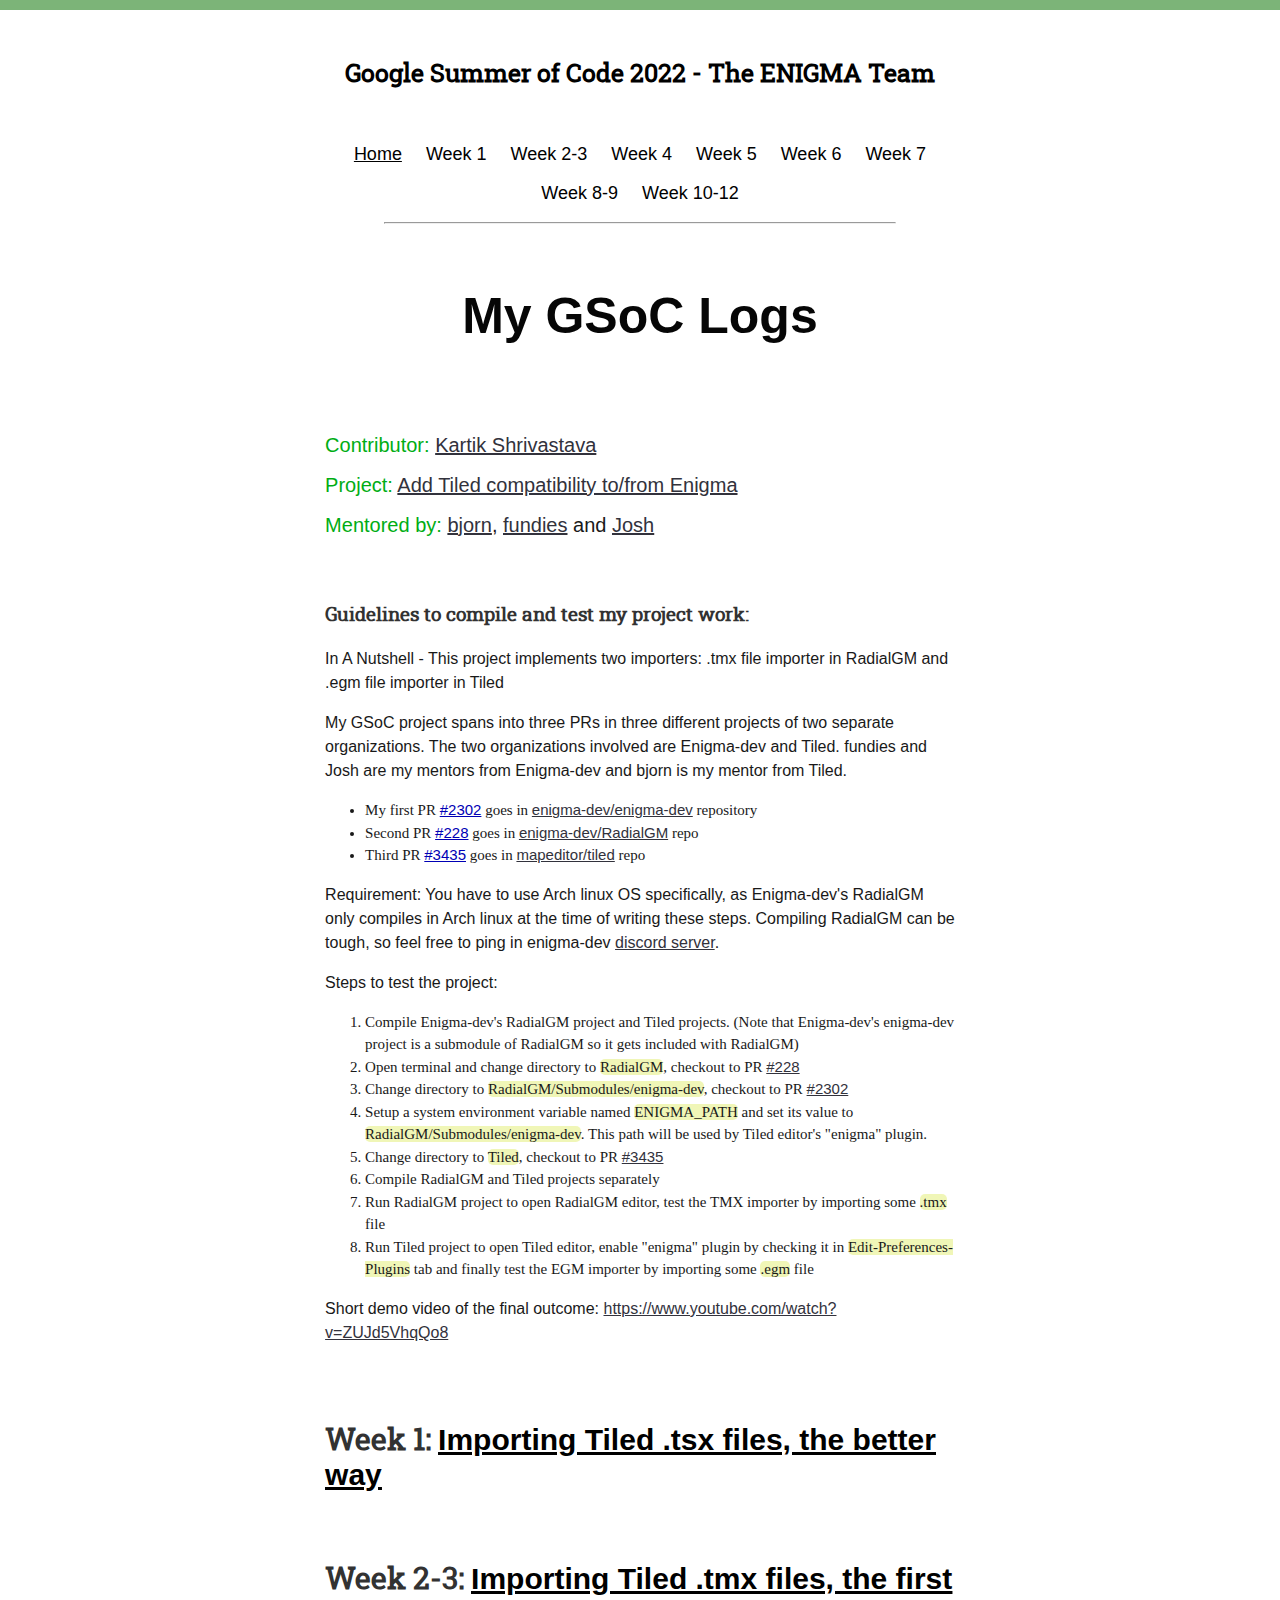
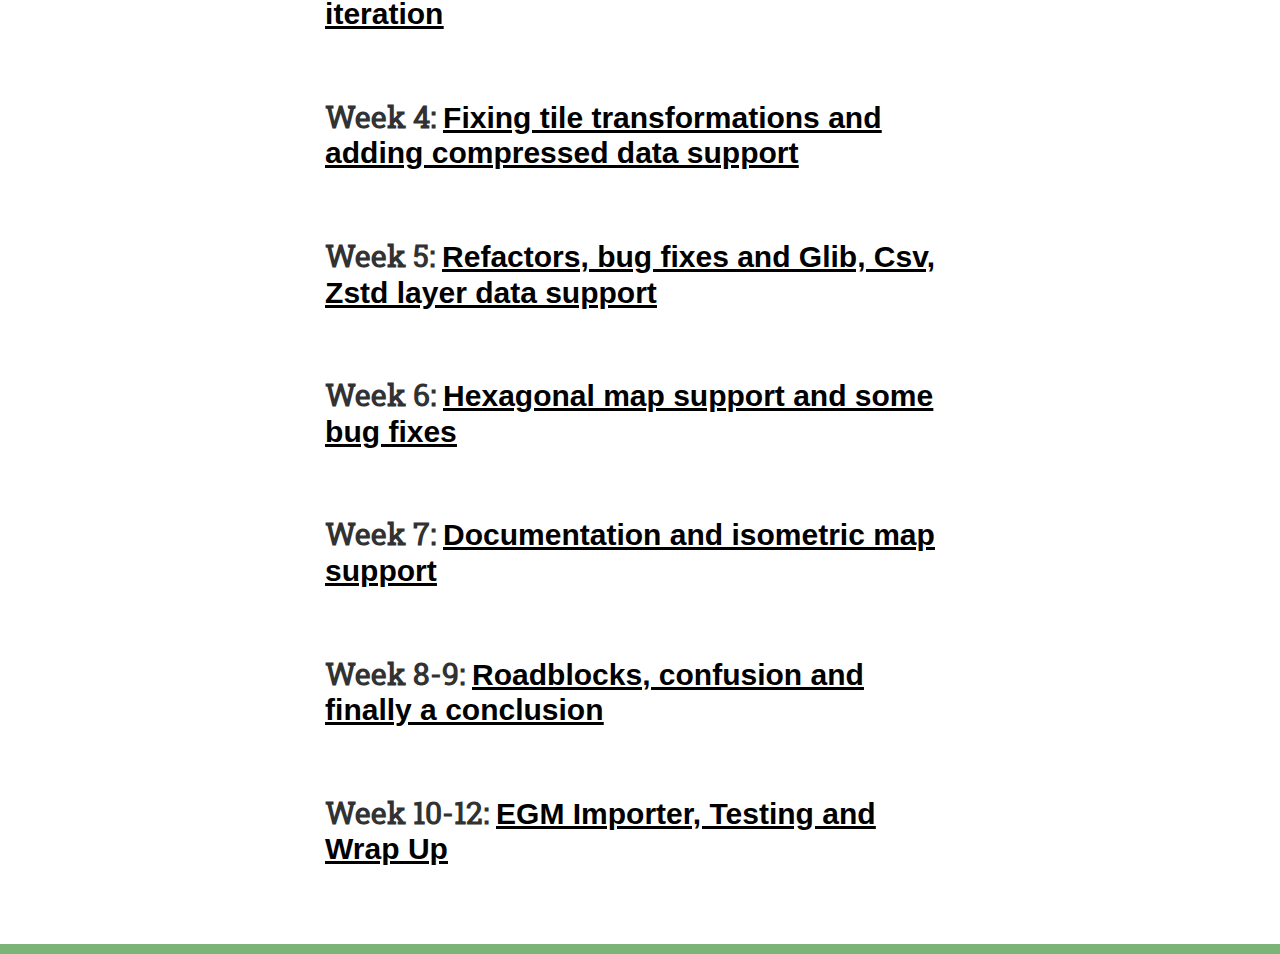
<file: index.html>
<!DOCTYPE html>
<html lang="en">

<head>
    <meta charset="UTF-8">
    <meta http-equiv="X-UA-Compatible" content="IE=edge">
    <meta name="viewport" content="width=device-width, initial-scale=1.0">
    <!-- <link rel="icon" type="image/x-icon" href="favicon.ico"> -->
    <meta name="robots" content="index, follow, max-image-preview:large, max-snippet:-1, max-video-preview:-1" />
    <title>GSOC 2022 - Kartik Shrivastava</title>
    <link rel="stylesheet" href="gridsystem.css">
    <link rel="stylesheet" href="normalizereset.css">
    <link rel="stylesheet" href="indexstyle.css">
</head>

<body>
    <div style="background-color: rgb(124, 180, 120); padding-top: 10px;"></div>
    <div>
        <header>
            <div style="padding-top: 5%;">Google Summer of Code 2022 - The ENIGMA Team</div>
        </header>

        <nav>
            <a href="#" style="color: rgb(0, 0, 0);"><u>Home</u></a>
            <a href="week1.html" style="color: rgb(0, 0, 0);">Week 1</a>
            <a href="week2-week3.html" style="color: rgb(0, 0, 0);">Week 2-3</a>
            <a href="week4.html" style="color: rgb(0, 0, 0);">Week 4</a>
            <a href="week5.html" style="color: rgb(0, 0, 0);">Week 5</a>
            <a href="week6.html" style="color: rgb(0, 0, 0);">Week 6</a>
            <a href="week7.html" style="color: rgb(0, 0, 0);">Week 7</a>
            <br>
            <br>
            <a href="week8-week9.html" style="color: rgb(0, 0, 0);">Week 8-9</a>
            <a href="week10-week12.html" style="color: rgb(0, 0, 0);">Week 10-12</a>
        </nav>

        <hr class="solid">

        <main>
            <div class="section group">
                <div class="col span_2_of_12">
                </div>
                <div class="col span_8_of_12">
                    <h1 style="color: rgb(6, 6, 6); font-size: 50px;">My GSoC Logs</h1>
                </div>
                <div class="col span_2_of_12">
                </div>
            </div>
        </main>
    </div>
    <div class="section group">
        <div class="col span_3_of_12">
        </div>
        <div class="col span_6_of_12">
            <p style="font-size: 20px; line-height: 200%; ">
                <span class="color_text">Contributor: </span><a href="https://github.com/KartikShrivastava">Kartik Shrivastava</a>
                <br>
                <span class="color_text">Project: </span><a href="https://summerofcode.withgoogle.com/programs/2022/projects/TowRJHuL">Add Tiled compatibility to/from Enigma</a>
                <br>
                <span class="color_text">Mentored by: </span><a href="https://github.com/bjorn">bjorn</a>, <a href="https://github.com/fundies">fundies</a> and <a href="https://github.com/JoshDreamland">Josh</a>
            </p>
            <br>
            <br>
            <h3 style="margin: 0; padding: 0;">Guidelines to compile and test my project work:</h3>
            <p>In A Nutshell - This project implements two importers: .tmx file importer in RadialGM and .egm file importer in Tiled</p>
            <p>My GSoC project spans into three PRs in three different projects of two separate organizations. The two organizations involved are Enigma-dev and Tiled. fundies and Josh are my mentors from Enigma-dev and bjorn is my mentor from Tiled.</p>
            <ul style="margin-top: 10px; font-size: 15px; font-family: 'Trebuchet MS'; line-height: 150%; color: rgb(25, 25, 25);">
                <li>My first PR <a href="https://github.com/enigma-dev/enigma-dev/pull/2302" style="color: rgb(0, 0, 181);">#2302</a> goes in <a href="https://github.com/enigma-dev/enigma-dev">enigma-dev/enigma-dev</a> repository</li>
                <li>Second PR <a href="https://github.com/enigma-dev/RadialGM/pull/228" style="color: rgb(0, 0, 181);">#228</a> goes in <a href="https://github.com/enigma-dev/RadialGM">enigma-dev/RadialGM</a> repo</li>
                <li>Third PR <a href="https://github.com/mapeditor/tiled/pull/3435" style="color: rgb(0, 0, 181);">#3435</a> goes in <a href="https://github.com/mapeditor/tiled">mapeditor/tiled</a> repo</li>
            </ul>
            <p>Requirement: You have to use Arch linux OS specifically, as Enigma-dev's RadialGM only compiles in Arch linux at the time of writing these steps. Compiling RadialGM can be tough, so feel free to ping in enigma-dev <a href="https://discord.gg/fzDeNd2b">discord server</a>.</p>
            <p>Steps to test the project:</p>
            <ol style="margin-top: 10px; font-size: 15px; font-family: 'Trebuchet MS'; line-height: 150%; color: rgb(25, 25, 25);">
                <li>Compile Enigma-dev's RadialGM project and Tiled projects. (Note that Enigma-dev's enigma-dev project is a submodule of RadialGM so it gets included with RadialGM)</li>
                <li>Open terminal and change directory to <span class="highlight_text">RadialGM</span>, checkout to PR <a href="https://github.com/enigma-dev/RadialGM/pull/228">#228</a></li>
                <li>Change directory to <span class="highlight_text">RadialGM/Submodules/enigma-dev</span>, checkout to PR <a href="https://github.com/enigma-dev/enigma-dev/pull/2302">#2302</a></li>
                <li>Setup a system environment variable named <span class="highlight_text">ENIGMA_PATH</span> and set its value to <span class="highlight_text">RadialGM/Submodules/enigma-dev</span>. This path will be used by Tiled editor's "enigma" plugin.</li>
                <li>Change directory to <span class="highlight_text">Tiled</span>, checkout to PR <a href="https://github.com/mapeditor/tiled/pull/3435">#3435</a></li>
                <li>Compile RadialGM and Tiled projects separately</li>
                <li>Run RadialGM project to open RadialGM editor, test the TMX importer by importing some <span class="highlight_text">.tmx</span> file</li>
                <li>Run Tiled project to open Tiled editor, enable "enigma" plugin by checking it in <span class="highlight_text">Edit-Preferences-Plugins</span> tab and finally test the EGM importer by importing some <span class="highlight_text">.egm</span> file</li>
            </ol>
            <p>Short demo video of the final outcome: <a href="https://www.youtube.com/watch?v=ZUJd5VhqQo8">https://www.youtube.com/watch?v=ZUJd5VhqQo8</a></p>
            
            <br>
            <br>
            <h2>Week 1: <a href="week1.html" style="color: rgb(0, 0, 0);"><u>Importing Tiled .tsx files, the better way</u></a></h2>
            <br>
            <h2>Week 2-3: <a href="week2-week3.html" style="color: rgb(0, 0, 0);"><u>Importing Tiled .tmx files, the first iteration</u></a></h2>
            <br>
            <h2>Week 4: <a href="week4.html" style="color: rgb(0, 0, 0);"><u>Fixing tile transformations and adding compressed data support</u></a></h2>
            <br>
            <h2>Week 5: <a href="week5.html" style="color: rgb(0, 0, 0);"><u>Refactors, bug fixes and Glib, Csv, Zstd layer data support</u></a></h2>
            <br>
            <h2>Week 6: <a href="week6.html" style="color: rgb(0, 0, 0);"><u>Hexagonal map support and some bug fixes</u></a></h2>
            <br>
            <h2>Week 7: <a href="week7.html" style="color: rgb(0, 0, 0);"><u>Documentation and isometric map support</u></a></h2>
            <br>
            <h2>Week 8-9: <a href="week8-week9.html" style="color: rgb(0, 0, 0);"><u>Roadblocks, confusion and finally a conclusion</u></a></h2>
            <br>
            <h2>Week 10-12: <a href="week10-week12.html" style="color: rgb(0, 0, 0);"><u>EGM Importer, Testing and Wrap Up</u></a></h2>
            <br>
        </div>
        <div class="col span_3_of_12">
        </div>
    </div>
    <div style="background-color: rgb(124, 180, 120); padding-top: 10px; margin-top: 20px;"></div>
</body>
</html>
</file>
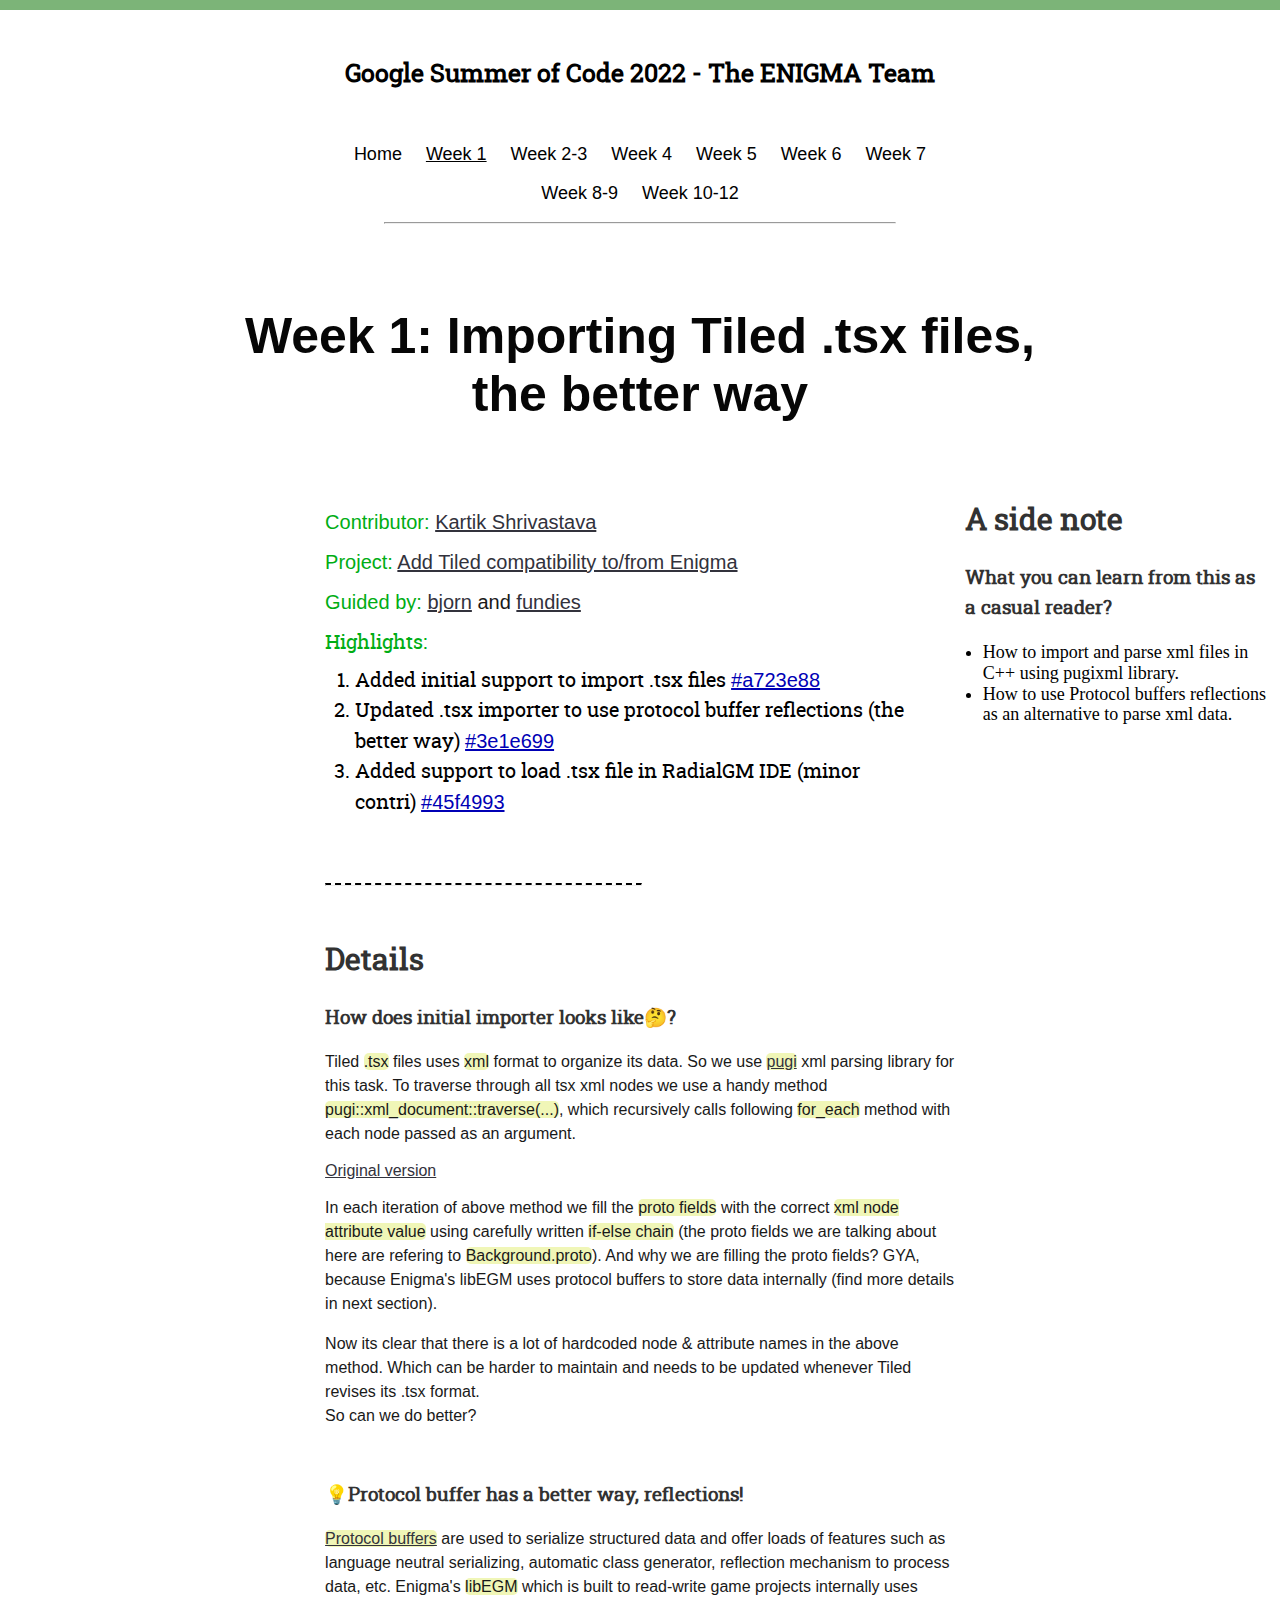
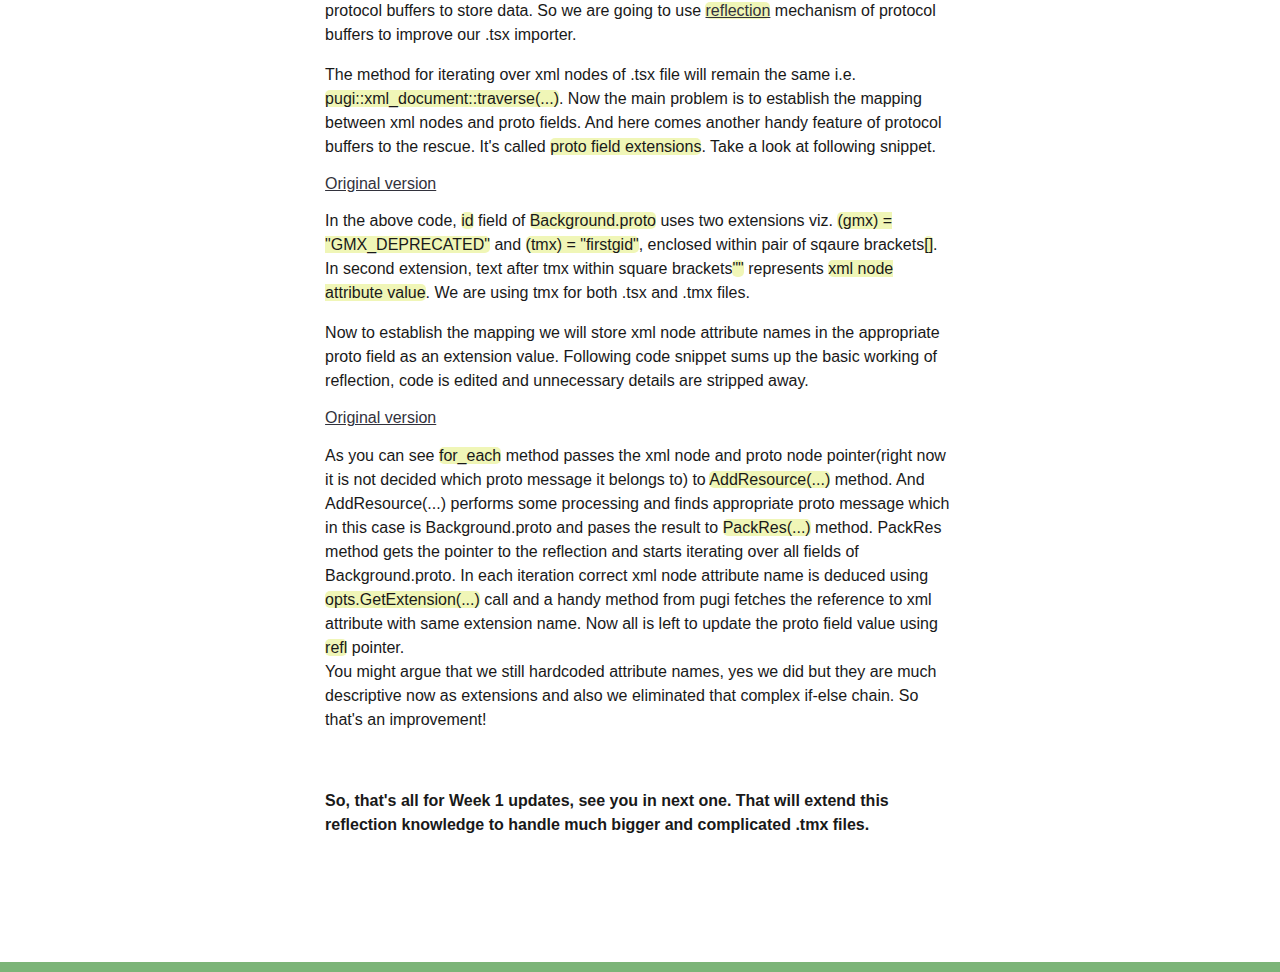
<file: week1.html>
<!DOCTYPE html>
<html lang="en">

<head>
    <meta charset="UTF-8">
    <meta http-equiv="X-UA-Compatible" content="IE=edge">
    <meta name="viewport" content="width=device-width, initial-scale=1.0">
    <!-- <link rel="icon" type="image/x-icon" href="favicon.ico"> -->
    <meta name="robots" content="index, follow, max-image-preview:large, max-snippet:-1, max-video-preview:-1" />
    <title>GSOC 2022 - Kartik Shrivastava</title>
    <link rel="stylesheet" href="gridsystem.css">
    <link rel="stylesheet" href="normalizereset.css">
    <link rel="stylesheet" href="indexstyle.css">
</head>

<body>
    <div style="background-color: rgb(124, 180, 120); padding-top: 10px;"></div>
    <div>
        <header>
            <div style="padding-top: 5%;">Google Summer of Code 2022 - The ENIGMA Team</div>
        </header>

        <nav>
            <a href="index.html" style="color: rgb(0, 0, 0);">Home</a>
            <a href="week1.html" style="color: rgb(0, 0, 0);"><u>Week 1</u></a>
            <a href="week2-week3.html" style="color: rgb(0, 0, 0);">Week 2-3</a>
            <a href="week4.html" style="color: rgb(0, 0, 0);">Week 4</a>
            <a href="week5.html" style="color: rgb(0, 0, 0);">Week 5</a>
            <a href="week6.html" style="color: rgb(0, 0, 0);">Week 6</a>
            <a href="week7.html" style="color: rgb(0, 0, 0);">Week 7</a>
            <br>
            <br>
            <a href="week8-week9.html" style="color: rgb(0, 0, 0);">Week 8-9</a>
            <a href="week10-week12.html" style="color: rgb(0, 0, 0);">Week 10-12</a>
        </nav>

        <hr class="solid">

        <!-- <nav> -->
            <!-- <a href="#" style="color: rgb(0, 0, 0);"><u>Week 1</u></a> -->
        <!-- </nav> -->

        <!-- <hr class="solid"> -->

        <main>
            <div class="section group" style="margin-top: 20px;">
                <div class="col span_2_of_12">
                </div>
                <div class="col span_8_of_12">
                    <h1 style="color: rgb(6, 6, 6); font-size: 50px;">Week 1: Importing Tiled .tsx files, the better way</h1>
                </div>
                <div class="col span_2_of_12">
                </div>
            </div>
        </main>
    </div>
    <div class="section group">
        <div class="col span_3_of_12">
        </div>
        <div class="col span_6_of_12">
            <p style="font-size: 20px; line-height: 200%; margin-bottom: 10px;">
                <span class="color_text">Contributor: </span><a href="https://github.com/KartikShrivastava">Kartik Shrivastava</a>
                <br>
                <span class="color_text">Project: </span><a href="https://summerofcode.withgoogle.com/programs/2022/projects/TowRJHuL">Add Tiled compatibility to/from Enigma</a>
                <br>
                <span class="color_text">Guided by: </span><a href="https://github.com/bjorn">bjorn</a> and <a href="https://github.com/fundies">fundies</a>
                <br>
            </p>
            <span class="color_text" style="font-size: 20px; font-family: roboto_slabregular, 'Trebuchet MS';">Highlights: </span>
            <ol style="font-family: roboto_slabregular, 'Trebuchet MS'; font-size: 20px; line-height: 150%; margin-top: 10px; padding-left: 30px; padding-right: 30px;">
                <li>Added initial support to import .tsx files <a href="https://github.com/enigma-dev/enigma-dev/pull/2302/commits/a723e88f2bf0a1edf427ae113ad3f45b97ba18f4" style="color: rgb(0, 0, 181);">#a723e88</a></li>
                <li>Updated .tsx importer to use protocol buffer reflections (the better way) <a href="https://github.com/enigma-dev/enigma-dev/pull/2302/commits/3e1e6994cc94d4e45d0cef2d10e9083e05b250ac" style="color: rgb(0, 0, 181);">#3e1e699</a></li>
                <li>Added support to load .tsx file in RadialGM IDE (minor contri) <a href="https://github.com/enigma-dev/RadialGM/pull/228/commits/45f4993edf87c4e97c16b74f7240abe1421e7dcf" style="color: rgb(0, 0, 181);">#45f4993</a></li>
            </ol>
            <br>
            <br>
            <hr class="dashed">
        </div>
        <div class="col span_3_of_12" style="margin: 10px;">
            <h2>A side note</h2>
            <h3>What you can learn from this as a casual reader?</h3>
            <ul style="padding-left: 18px; font-size: 18px;">
                <li>How to import and parse xml files in C++ using pugixml library.</li>
                <li>How to use Protocol buffers reflections as an alternative to parse xml data.</li>
            </ul>
        </div>
    </div>
    <div class="section group" style="padding-bottom: 50px;">
        <div class="col span_3_of_12"></div>
        <div class="col span_6_of_12">
            <h2>Details</h2>
            <h3 style="margin: 0; padding: 0;">How does initial importer looks like🤔?</h3>
            <p>Tiled <span class="highlight_text">.tsx</span> files uses <span class="highlight_text">xml</span> format to organize its data. So we use <span class="highlight_text"><a href="https://pugixml.org/">pugi</a></span> xml parsing library for this task. To traverse through all tsx xml nodes we use a handy method <span class="highlight_text">pugi::xml_document::traverse(...)</span>, which recursively calls following <span class="highlight_text">for_each</span> method with each node passed as an argument.</p>
            <a href="https://github.com/KartikShrivastava/enigma-dev/blob/a723e88f2bf0a1edf427ae113ad3f45b97ba18f4/CommandLine/libEGM/tsx.cpp">Original version</a>
            <script src="https://gist.github.com/KartikShrivastava/e76bdb3bf6a7ff564f9003dbb05c2d3d.js"></script>
            <p>In each iteration of above method we fill the <span class="highlight_text">proto fields</span> with the correct <span class="highlight_text">xml node attribute value</span> using carefully written <span class="highlight_text">if-else chain</span> (the proto fields we are talking about here are refering to <span class="highlight_text">Background.proto</span>). And why we are filling the proto fields? GYA, because Enigma's libEGM uses protocol buffers to store data internally (find more details in next section).</p>
            <p>Now its clear that there is a lot of hardcoded node & attribute names in the above method. Which can be harder to maintain and needs to be updated whenever Tiled revises its .tsx format.<br>So can we do better?</p>
            <br>
            <br>
            <h3 style="margin: 0; padding: 0;">💡Protocol buffer has a better way, reflections!</h3>
            <p><span class="highlight_text"><a href="https://developers.google.com/protocol-buffers">Protocol buffers</a></span> are used to serialize structured data and offer loads of features such as language neutral serializing, automatic class generator, reflection mechanism to process data, etc. Enigma's <span class="highlight_text">libEGM</span> which is built to read-write game projects internally uses protocol buffers to store data. So we are going to use <span class="highlight_text"><a href="https://developers.google.com/protocol-buffers/docs/reference/cpp/google.protobuf.message#Reflection">reflection</a></span> mechanism of protocol buffers to improve our .tsx importer.</p>
            <p>The method for iterating over xml nodes of .tsx file will remain the same i.e. <span class="highlight_text">pugi::xml_document::traverse(...)</span>. Now the main problem is to establish the mapping between xml nodes and proto fields. And here comes another handy feature of protocol buffers to the rescue. It's called <span class="highlight_text">proto field extensions</span>. Take a look at following snippet.</p>
            <a href="https://github.com/KartikShrivastava/enigma-dev/blob/kash/tiled-comp-enigma/shared/protos/Background.proto">Original version</a>
            <script src="https://gist.github.com/KartikShrivastava/b62eaa5b1303a3acb429032142a3c619.js"></script>
            <p>In the above code, <span class="highlight_text">id</span> field of <span class="highlight_text">Background.proto</span> uses two extensions viz. <span class="highlight_text">(gmx) = "GMX_DEPRECATED"</span> and <span class="highlight_text">(tmx) = "firstgid"</span>, enclosed within pair of sqaure brackets<span class="highlight_text">[]</span>. In second extension, text after tmx within square brackets<span class="highlight_text">""</span> represents <span class="highlight_text">xml node attribute value</span>. We are using tmx for both .tsx and .tmx files.</p>
            <p></p>
            <p>Now to establish the mapping we will store xml node attribute names in the appropriate proto field as an extension value. Following code snippet sums up the basic working of reflection, code is edited and unnecessary details are stripped away.</p>
            <a href="https://github.com/KartikShrivastava/enigma-dev/blob/kash/tiled-comp-enigma/CommandLine/libEGM/tsx.cpp">Original version</a>
            <script src="https://gist.github.com/KartikShrivastava/9d1cec70fb8ba8b4c2017d4df3f497b1.js"></script>
            <p>As you can see <span class="highlight_text">for_each</span> method passes the xml node and proto node pointer(right now it is not decided which proto message it belongs to) to <span class="highlight_text">AddResource(...)</span> method. And AddResource(...) performs some processing and finds appropriate proto message which in this case is Background.proto and pases the result to <span class="highlight_text">PackRes(...)</span> method. PackRes method gets the pointer to the reflection and starts iterating over all fields of Background.proto. In each iteration correct xml node attribute name is deduced using <span class="highlight_text">opts.GetExtension(...)</span> call and a handy method from pugi fetches the reference to xml attribute with same extension name. Now all is left to update the proto field value using <span class="highlight_text">refl</span> pointer.<br>You might argue that we still hardcoded attribute names, yes we did but they are much descriptive now as extensions and also we eliminated that complex if-else chain. So that's an improvement!</p>
        </div>
        <div class="section group">
            <div class="col span_3_of_12">
            </div>
            <div class="col span_6_of_12">
                <p style="font-weight: bold;">So, that's all for Week 1 updates, see you in next one. That will extend this reflection knowledge to handle much bigger and complicated .tmx files.</p>
            </div>
            <div class="col span_3_of_12">
            </div>
        </div>
        <div class="col span_3_of_12"></div>
    </div>
    <div style="background-color: rgb(124, 180, 120); padding-top: 10px; margin-top: 20px;"></div>
</body>
</html>
</file>
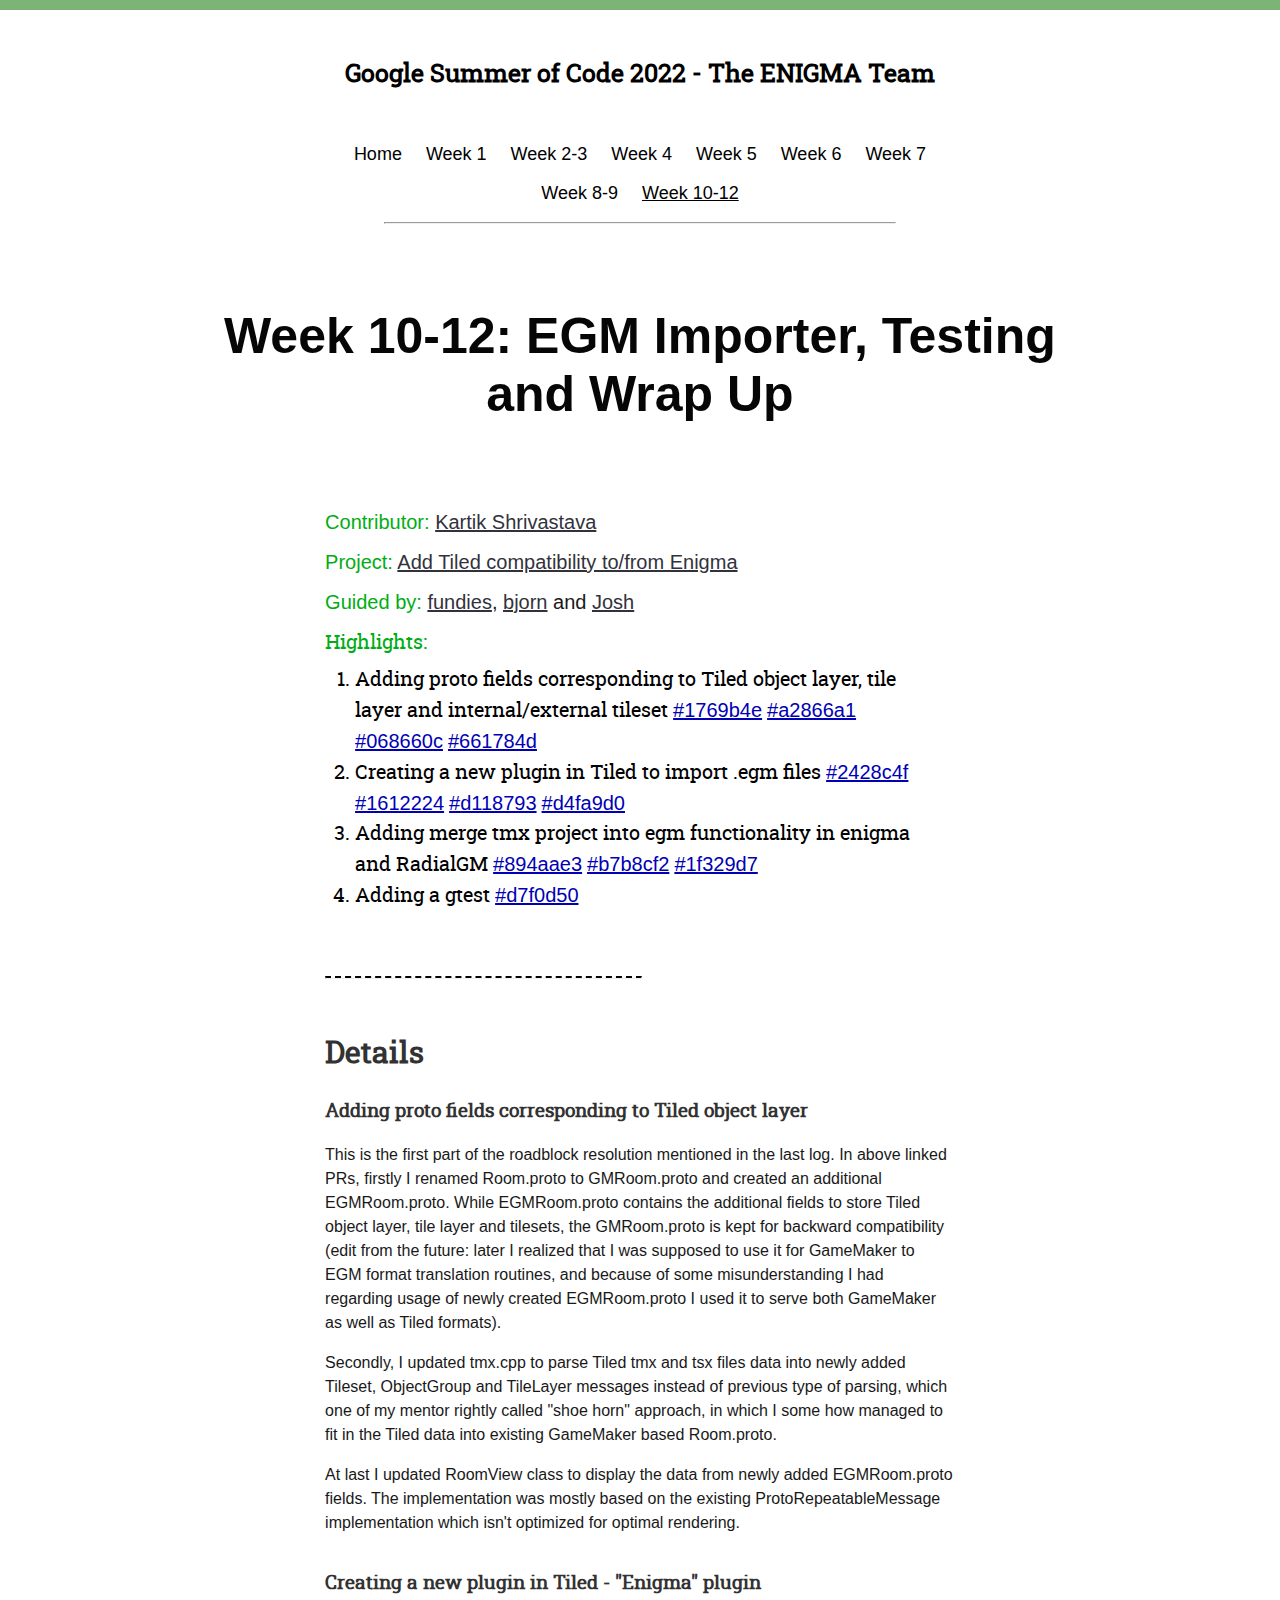
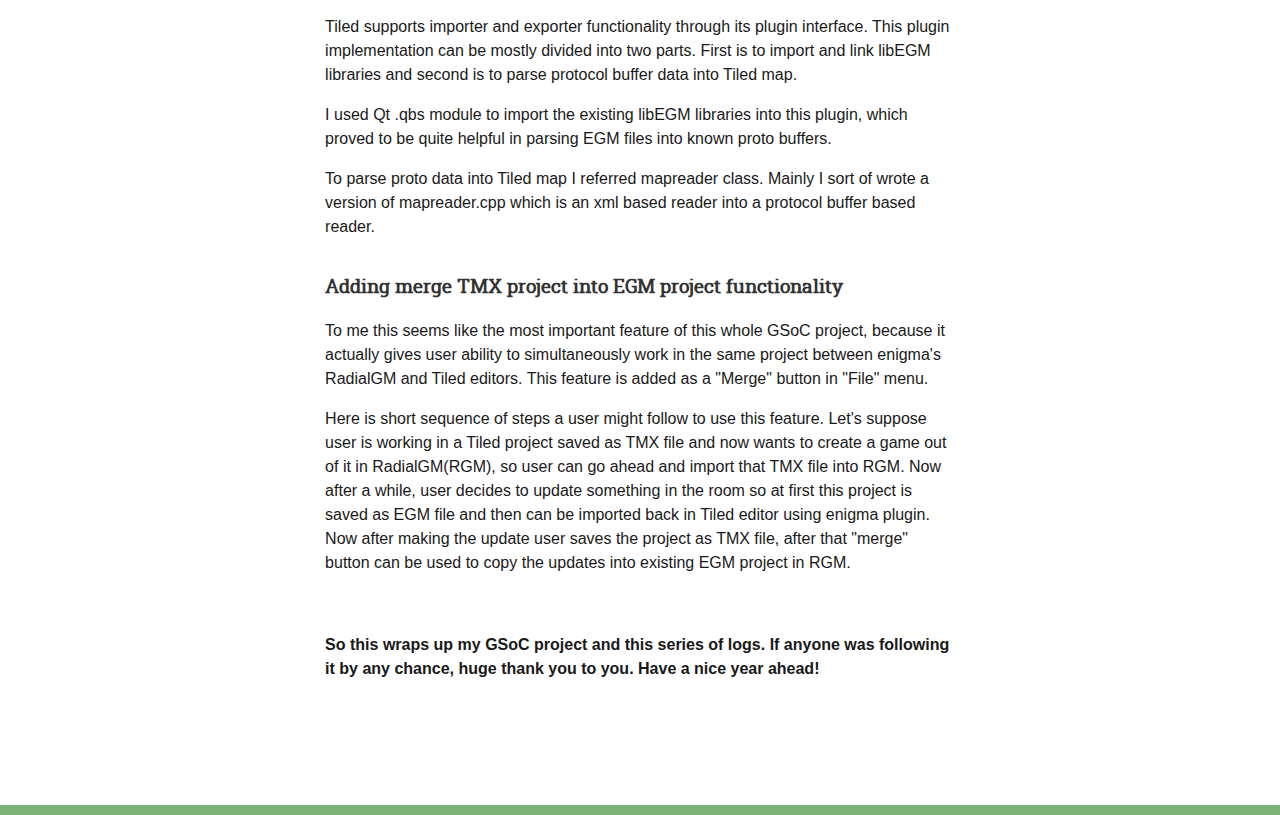
<file: week10-week12.html>
<!DOCTYPE html>
<html lang="en">

<head>
    <meta charset="UTF-8">
    <meta http-equiv="X-UA-Compatible" content="IE=edge">
    <meta name="viewport" content="width=device-width, initial-scale=1.0">
    <!-- <link rel="icon" type="image/x-icon" href="favicon.ico"> -->
    <meta name="robots" content="index, follow, max-image-preview:large, max-snippet:-1, max-video-preview:-1" />
    <title>GSOC 2022 - Kartik Shrivastava</title>
    <link rel="stylesheet" href="gridsystem.css">
    <link rel="stylesheet" href="normalizereset.css">
    <link rel="stylesheet" href="indexstyle.css">
</head>

<body>
    <div style="background-color: rgb(124, 180, 120); padding-top: 10px;"></div>
    <div>
        <header>
            <div style="padding-top: 5%;">Google Summer of Code 2022 - The ENIGMA Team</div>
        </header>

        <nav>
            <a href="index.html" style="color: rgb(0, 0, 0);">Home</a>
            <a href="week1.html" style="color: rgb(0, 0, 0);">Week 1</a>
            <a href="week2-week3.html" style="color: rgb(0, 0, 0);">Week 2-3</a>
            <a href="week4.html" style="color: rgb(0, 0, 0);">Week 4</a>
            <a href="week5.html" style="color: rgb(0, 0, 0);">Week 5</a>
            <a href="week6.html" style="color: rgb(0, 0, 0);">Week 6</a>
            <a href="week7.html" style="color: rgb(0, 0, 0);">Week 7</a>
            <br>
            <br>
            <a href="week8-week9.html" style="color: rgb(0, 0, 0);">Week 8-9</a>
            <a href="week10-week12.html" style="color: rgb(0, 0, 0);"><u>Week 10-12</u></a>
        </nav>

        <hr class="solid">

        <!-- <nav> -->
            <!-- <a href="#" style="color: rgb(0, 0, 0);"><u>Week 1</u></a> -->
        <!-- </nav> -->

        <!-- <hr class="solid"> -->

        <main>
            <div class="section group" style="margin-top: 20px;">
                <div class="col span_2_of_12">
                </div>
                <div class="col span_8_of_12">
                    <h1 style="color: rgb(6, 6, 6); font-size: 50px;">Week 10-12: EGM Importer, Testing and Wrap Up</h1>
                </div>
                <div class="col span_2_of_12">
                </div>
            </div>
        </main>
    </div>
    <div class="section group">
        <div class="col span_3_of_12">
        </div>
        <div class="col span_6_of_12">
            <p style="font-size: 20px; line-height: 200%; margin-bottom: 10px;">
                <span class="color_text">Contributor: </span><a href="https://github.com/KartikShrivastava">Kartik Shrivastava</a>
                <br>
                <span class="color_text">Project: </span><a href="https://summerofcode.withgoogle.com/programs/2022/projects/TowRJHuL">Add Tiled compatibility to/from Enigma</a>
                <br>
                <span class="color_text">Guided by: </span><a href="https://github.com/fundies">fundies</a>, <a href="https://github.com/bjorn">bjorn</a> and <a href="https://github.com/JoshDreamland">Josh</a>
                <br>
            </p>
            <span class="color_text" style="font-size: 20px; font-family: roboto_slabregular, 'Trebuchet MS';">Highlights: </span>
            <ol style="font-family: roboto_slabregular, 'Trebuchet MS'; font-size: 20px; line-height: 150%; margin-top: 10px; padding-left: 30px; padding-right: 30px;">
                <li>Adding proto fields corresponding to Tiled object layer, tile layer and internal/external tileset <a href="https://github.com/enigma-dev/enigma-dev/pull/2302/commits/1769b4eed64aa799547d9ca35c8ea29f04d3f6f4" style="color: rgb(0, 0, 181);">#1769b4e</a> <a href="https://github.com/enigma-dev/enigma-dev/pull/2302/commits/a2866a1adf9a42f6ae57dca1db548831c3c844eb" style="color: rgb(0, 0, 181);">#a2866a1</a> <a href="https://github.com/enigma-dev/enigma-dev/pull/2302/commits/068660c7a379c6a298d33555bfcc4a948df06c1f" style="color: rgb(0, 0, 181);">#068660c</a> <a href="https://github.com/enigma-dev/enigma-dev/pull/2302/commits/661784da2518c343da1eb44714f8e582cf76f842" style="color: rgb(0, 0, 181);">#661784d</a></li>
                <li>Creating a new plugin in Tiled to import .egm files <a href="https://github.com/mapeditor/tiled/pull/3435/commits/2428c4f3780544a3fa8742d01a5364d4df44d156" style="color: rgb(0, 0, 181);">#2428c4f</a> <a href="https://github.com/mapeditor/tiled/pull/3435/commits/16122241fb7737369d1703d4a6b826c8717e80ad" style="color: rgb(0, 0, 181);">#1612224</a> <a href="https://github.com/mapeditor/tiled/pull/3435/commits/d1187934bc9c5d929f92b054431281f5f5f04e28" style="color: rgb(0, 0, 181);">#d118793</a> <a href="https://github.com/mapeditor/tiled/pull/3435/commits/d4fa9d066e665dccbeedbb59d7e23b1bf5c1bd7c" style="color: rgb(0, 0, 181);">#d4fa9d0</a></li>
                <li>Adding merge tmx project into egm functionality in enigma and RadialGM <a href="https://github.com/enigma-dev/RadialGM/pull/228/commits/894aae3b11682dc2509e5496bf7f360a5f6e89a2" style="color: rgb(0, 0, 181);">#894aae3</a> <a href="https://github.com/enigma-dev/RadialGM/pull/228/commits/b7b8cf2ee1380d43fcd18e2c57365333bc8dcd97" style="color: rgb(0, 0, 181);">#b7b8cf2</a> <a href="https://github.com/enigma-dev/RadialGM/pull/228/commits/1f329d7d3af31546104b238e7afeb42d8d0c8bc6" style="color: rgb(0, 0, 181);">#1f329d7</a></li>
                <li>Adding a gtest <a href="https://github.com/enigma-dev/enigma-dev/pull/2302/commits/d7f0d5004fceb01fe3f9fda675ac630ed79df1ad" style="color: rgb(0, 0, 181);">#d7f0d50</a></li>
            </ol>
            <br>
            <br>
            <hr class="dashed">
        </div>
    </div>
    <div class="section group" style="padding-bottom: 50px;">
        <div class="col span_3_of_12"></div>
        <div class="col span_6_of_12">
            <h2>Details</h2>
            <h3 style="margin: 0; padding: 0;">Adding proto fields corresponding to Tiled object layer</h3>
            <p>
                This is the first part of the roadblock resolution mentioned in the last log. In above linked PRs, firstly I renamed Room.proto to GMRoom.proto and created an additional EGMRoom.proto. While EGMRoom.proto contains the additional fields to store Tiled object layer, tile layer and tilesets, the GMRoom.proto is kept for backward compatibility (edit from the future: later I realized that I was supposed to use it for GameMaker to EGM format translation routines, and because of some misunderstanding I had regarding usage of newly created EGMRoom.proto I used it to serve both GameMaker as well as Tiled formats).</p>
            <p>
                Secondly, I updated tmx.cpp to parse Tiled tmx and tsx files data into newly added Tileset, ObjectGroup and TileLayer messages instead of previous type of parsing, which one of my mentor rightly called "shoe horn" approach, in which I some how managed to fit in the Tiled data into existing GameMaker based Room.proto.</p>
            <p>
                At last I updated RoomView class to display the data from newly added EGMRoom.proto fields. The implementation was mostly based on the existing ProtoRepeatableMessage implementation which isn't optimized for optimal rendering.</p>
            <br>

            <h3 style="margin: 0; padding: 0;">Creating a new plugin in Tiled - "Enigma" plugin</h3>
            <p>
                Tiled supports importer and exporter functionality through its plugin interface. This plugin implementation can be mostly divided into two parts. First is to import and link libEGM libraries and second is to parse protocol buffer data into Tiled map.</p>
            <p>
                I used Qt .qbs module to import the existing libEGM libraries into this plugin, which proved to be quite helpful in parsing EGM files into known proto buffers.</p>
            <p>
                To parse proto data into Tiled map I referred mapreader class. Mainly I sort of wrote a version of mapreader.cpp which is an xml based reader into a protocol buffer based reader.</p>
            <br>

            <h3 style="margin: 0; padding: 0;">Adding merge TMX project into EGM project functionality</h3>
            <p>
                To me this seems like the most important feature of this whole GSoC project, because it actually gives user ability to simultaneously work in the same project between enigma's RadialGM and Tiled editors. This feature is added as a "Merge" button in "File" menu.</p>
            <p>
                Here is short sequence of steps a user might follow to use this feature. Let's suppose user is working in a Tiled project saved as TMX file and now wants to create a game out of it in RadialGM(RGM), so user can go ahead and import that TMX file into RGM. Now after a while, user decides to update something in the room so at first this project is saved as EGM file and then can be imported back in Tiled editor using enigma plugin. Now after making the update user saves the project as TMX file, after that "merge" button can be used to copy the updates into existing EGM project in RGM.</p>
        </div>
        <div class="section group">
            <div class="col span_3_of_12">
            </div>
            <div class="col span_6_of_12">
                <p style="font-weight: bold;">So this wraps up my GSoC project and this series of logs. If anyone was following it by any chance, huge thank you to you. Have a nice year ahead!</p>
            </div>
            <div class="col span_3_of_12">
            </div>
        </div>
        <div class="col span_3_of_12"></div>
    </div>
    <div style="background-color: rgb(124, 180, 120); padding-top: 10px; margin-top: 20px;"></div>
</body>
</html>
</file>
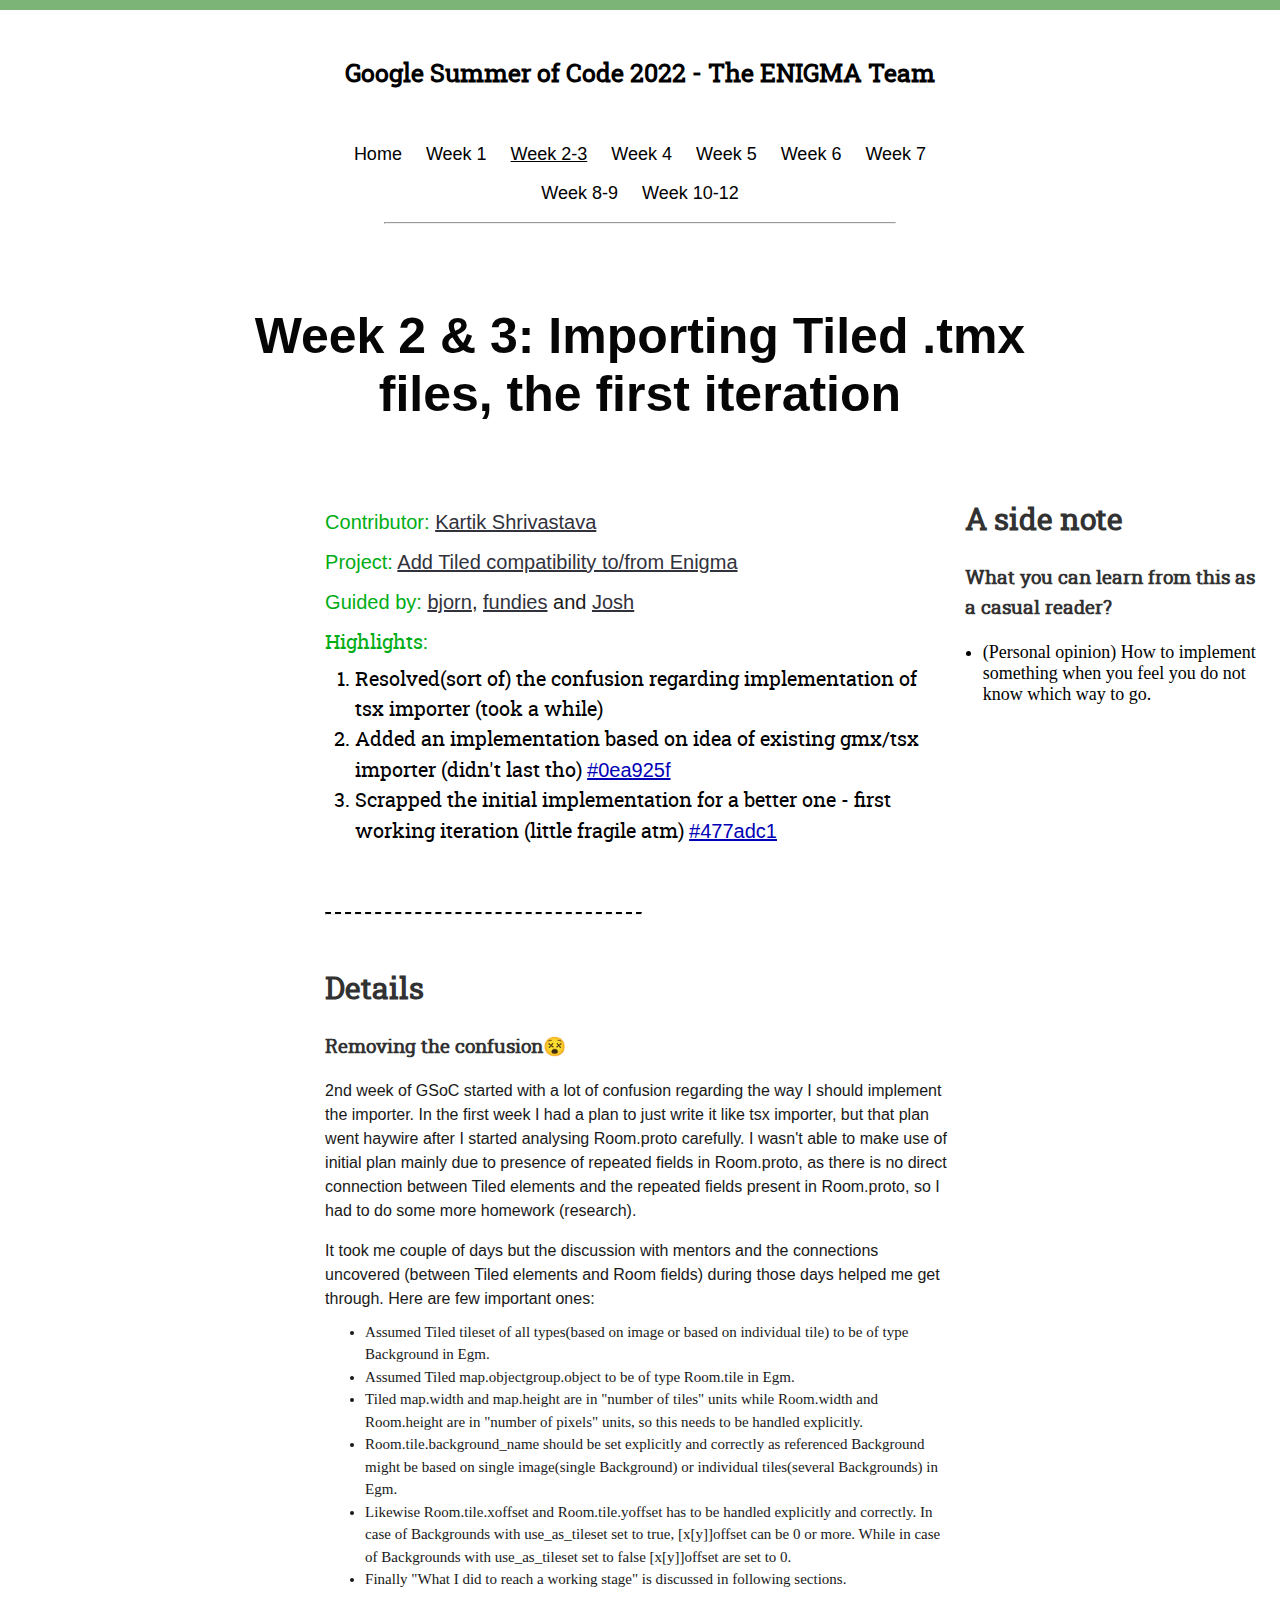
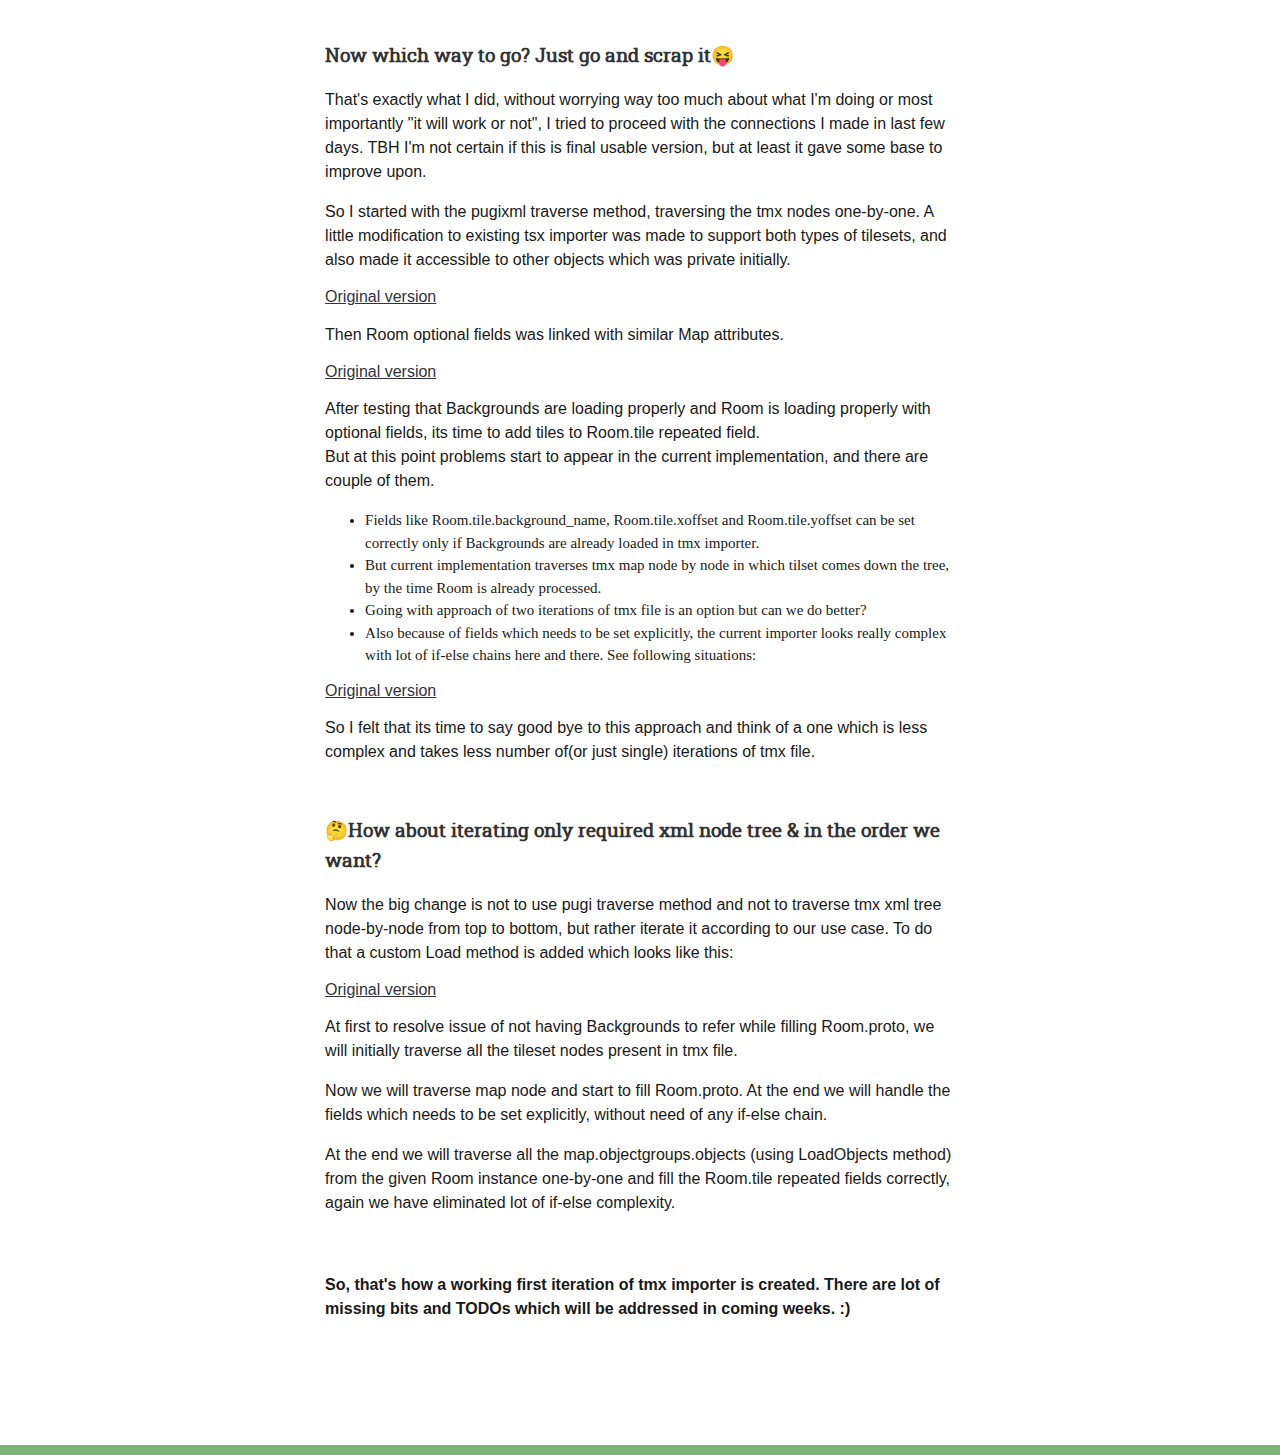
<file: week2-week3.html>
<!DOCTYPE html>
<html lang="en">

<head>
    <meta charset="UTF-8">
    <meta http-equiv="X-UA-Compatible" content="IE=edge">
    <meta name="viewport" content="width=device-width, initial-scale=1.0">
    <!-- <link rel="icon" type="image/x-icon" href="favicon.ico"> -->
    <meta name="robots" content="index, follow, max-image-preview:large, max-snippet:-1, max-video-preview:-1" />
    <title>GSOC 2022 - Kartik Shrivastava</title>
    <link rel="stylesheet" href="gridsystem.css">
    <link rel="stylesheet" href="normalizereset.css">
    <link rel="stylesheet" href="indexstyle.css">
</head>

<body>
    <div style="background-color: rgb(124, 180, 120); padding-top: 10px;"></div>
    <div>
        <header>
            <div style="padding-top: 5%;">Google Summer of Code 2022 - The ENIGMA Team</div>
        </header>

        <nav>
            <a href="index.html" style="color: rgb(0, 0, 0);">Home</a>
            <a href="week1.html" style="color: rgb(0, 0, 0);">Week 1</a>
            <a href="week2-week3.html" style="color: rgb(0, 0, 0);"><u>Week 2-3</u></a>
            <a href="week4.html" style="color: rgb(0, 0, 0);">Week 4</a>
            <a href="week5.html" style="color: rgb(0, 0, 0);">Week 5</a>
            <a href="week6.html" style="color: rgb(0, 0, 0);">Week 6</a>
            <a href="week7.html" style="color: rgb(0, 0, 0);">Week 7</a>
            <br>
            <br>
            <a href="week8-week9.html" style="color: rgb(0, 0, 0);">Week 8-9</a>
            <a href="week10-week12.html" style="color: rgb(0, 0, 0);">Week 10-12</a>
        </nav>

        <hr class="solid">

        <!-- <nav> -->
            <!-- <a href="#" style="color: rgb(0, 0, 0);"><u>Week 1</u></a> -->
        <!-- </nav> -->

        <!-- <hr class="solid"> -->

        <main>
            <div class="section group" style="margin-top: 20px;">
                <div class="col span_2_of_12">
                </div>
                <div class="col span_8_of_12">
                    <h1 style="color: rgb(6, 6, 6); font-size: 50px;">Week 2 & 3: Importing Tiled .tmx files, the first iteration</h1>
                </div>
                <div class="col span_2_of_12">
                </div>
            </div>
        </main>
    </div>
    <div class="section group">
        <div class="col span_3_of_12">
        </div>
        <div class="col span_6_of_12">
            <p style="font-size: 20px; line-height: 200%; margin-bottom: 10px;">
                <span class="color_text">Contributor: </span><a href="https://github.com/KartikShrivastava">Kartik Shrivastava</a>
                <br>
                <span class="color_text">Project: </span><a href="https://summerofcode.withgoogle.com/programs/2022/projects/TowRJHuL">Add Tiled compatibility to/from Enigma</a>
                <br>
                <span class="color_text">Guided by: </span><a href="https://github.com/bjorn">bjorn</a>, <a href="https://github.com/fundies">fundies</a> and <a href="https://github.com/JoshDreamland">Josh</a>
                <br>
            </p>
            <span class="color_text" style="font-size: 20px; font-family: roboto_slabregular, 'Trebuchet MS';">Highlights: </span>
            <ol style="font-family: roboto_slabregular, 'Trebuchet MS'; font-size: 20px; line-height: 150%; margin-top: 10px; padding-left: 30px; padding-right: 30px;">
                <li>Resolved(sort of) the confusion regarding implementation of tsx importer (took a while)</li>
                <li>Added an implementation based on idea of existing gmx/tsx importer (didn't last tho) <a href="https://github.com/enigma-dev/enigma-dev/pull/2302/commits/0ea925f97837b309a02fa6bb476bbf08004d3acf" style="color: rgb(0, 0, 181);">#0ea925f</a></li>
                <li>Scrapped the initial implementation for a better one - first working iteration (little fragile atm) <a href="https://github.com/enigma-dev/enigma-dev/pull/2302/commits/477adc1586e7bf66ed3aa902cc8ea96161b37ba6" style="color: rgb(0, 0, 181);">#477adc1</a></li>
            </ol>
            <br>
            <br>
            <hr class="dashed">
        </div>
        <div class="col span_3_of_12" style="margin: 10px;">
            <h2>A side note</h2>
            <h3>What you can learn from this as a casual reader?</h3>
            <ul style="padding-left: 18px; font-size: 18px;">
                <li>(Personal opinion) How to implement something when you feel you do not know which way to go.</li>
            </ul>
        </div>
    </div>
    <div class="section group" style="padding-bottom: 50px;">
        <div class="col span_3_of_12"></div>
        <div class="col span_6_of_12">
            <h2>Details</h2>
            <h3 style="margin: 0; padding: 0;">Removing the confusion😵</h3>
            <p>
                2nd week of GSoC started with a lot of confusion regarding the way I should implement the importer. In the first week I had a plan to just write it like tsx importer, but that plan went haywire after I started analysing Room.proto carefully.
                I wasn't able to make use of initial plan mainly due to presence of repeated fields in Room.proto, as there is no direct connection between Tiled elements and the repeated fields present in Room.proto, so I had to do some more homework (research).
            </p>
            <p style="margin-bottom: 0px;">
                It took me couple of days but the discussion with mentors and the connections uncovered (between Tiled elements and Room fields) during those days helped me get through.
                Here are few important ones:
            </p>
            <ul style="margin-top: 10px; font-size: 15px; font-family: 'Trebuchet MS'; line-height: 150%; color: rgb(25, 25, 25);">
                <li>Assumed Tiled tileset of all types(based on image or based on individual tile) to be of type Background in Egm.</li>
                <li>Assumed Tiled map.objectgroup.object to be of type Room.tile in Egm.</li>
                <li>Tiled map.width and map.height are in "number of tiles" units while Room.width and Room.height are in "number of pixels" units, so this needs to be handled explicitly.</li>
                <li>Room.tile.background_name should be set explicitly and correctly as referenced Background might be based on single image(single Background) or individual tiles(several Backgrounds) in Egm.</li>
                <li>Likewise Room.tile.xoffset and Room.tile.yoffset has to be handled explicitly and correctly. In case of Backgrounds with use_as_tileset set to true, [x[y]]offset can be 0 or more. While in case of Backgrounds with use_as_tileset set to false [x[y]]offset are set to 0.</li>
                <li>Finally "What I did to reach a working stage" is discussed in following sections.</li>
            </ul>
            
            <br>
            <br>
            
            <h3 style="margin: 0; padding: 0;">Now which way to go? Just go and scrap it😝</h3>
            <p>That's exactly what I did, without worrying way too much about what I'm doing or most importantly "it will work or not", I tried to proceed with the connections I made in last few days. TBH I'm not certain if this is final usable version, but at least it gave some base to improve upon.</p>
            <p>So I started with the pugixml traverse method, traversing the tmx nodes one-by-one. A little modification to existing tsx importer was made to support both types of tilesets, and also made it accessible to other objects which was private initially.</p>
            <a href="https://github.com/KartikShrivastava/enigma-dev/blob/0ea925f97837b309a02fa6bb476bbf08004d3acf/CommandLine/libEGM/tsx.cpp">Original version</a>
            <script src="https://gist.github.com/KartikShrivastava/0705497a264c2e29e0c0a316f6ae7a34.js"></script>
            <p>Then Room optional fields was linked with similar Map attributes.</p>
            <a href="https://github.com/KartikShrivastava/enigma-dev/blob/0ea925f97837b309a02fa6bb476bbf08004d3acf/shared/protos/Room.proto">Original version</a>
            <script src="https://gist.github.com/KartikShrivastava/087f789ead50fa3787028079815803ac.js"></script>
            <p>
                After testing that Backgrounds are loading properly and Room is loading properly with optional fields, its time to add tiles to Room.tile repeated field.
                <br>
                But at this point problems start to appear in the current implementation, and there are couple of them.
            </p>
            <ul style="margin-top: 10px; font-size: 15px; font-family: 'Trebuchet MS'; line-height: 150%; color: rgb(25, 25, 25);">
                <li>Fields like Room.tile.background_name, Room.tile.xoffset and Room.tile.yoffset can be set correctly only if Backgrounds are already loaded in tmx importer.</li>
                <li>But current implementation traverses tmx map node by node in which tilset comes down the tree, by the time Room is already processed.</li>
                <li>Going with approach of two iterations of tmx file is an option but can we do better?</li>
                <li>Also because of fields which needs to be set explicitly, the current importer looks really complex with lot of if-else chains here and there. See following situations:</li>
            </ul>
            <a href="https://github.com/KartikShrivastava/enigma-dev/blob/0ea925f97837b309a02fa6bb476bbf08004d3acf/CommandLine/libEGM/tmx.cpp">Original version</a>
            <script src="https://gist.github.com/KartikShrivastava/45d0daf96a600026a378d7823c2d0c40.js"></script>
            <p>So I felt that its time to say good bye to this approach and think of a one which is less complex and takes less number of(or just single) iterations of tmx file.</p>
            
            <br>
            <br>
            
            <h3 style="margin: 0; padding: 0;">🤔How about iterating only required xml node tree & in the order we want?</h3>
            <p>Now the big change is not to use pugi traverse method and not to traverse tmx xml tree node-by-node from top to bottom, but rather iterate it according to our use case. To do that a custom Load method is added which looks like this:</p>
            <a href="https://github.com/KartikShrivastava/enigma-dev/blob/477adc1586e7bf66ed3aa902cc8ea96161b37ba6/CommandLine/libEGM/tmx.cpp">Original version</a>
            <script src="https://gist.github.com/KartikShrivastava/600cf91c9e9bc6a63a93701965a7e3c5.js"></script>
            <p>At first to resolve issue of not having Backgrounds to refer while filling Room.proto, we will initially traverse all the tileset nodes present in tmx file.</p>
            <p>Now we will traverse map node and start to fill Room.proto. At the end we will handle the fields which needs to be set explicitly, without need of any if-else chain.</p>
            <p>At the end we will traverse all the map.objectgroups.objects (using LoadObjects method) from the given Room instance one-by-one and fill the Room.tile repeated fields correctly, again we have eliminated lot of if-else complexity.</p>
        </div>
        <div class="section group">
            <div class="col span_3_of_12">
            </div>
            <div class="col span_6_of_12">
                <p style="font-weight: bold;">So, that's how a working first iteration of tmx importer is created. There are lot of missing bits and TODOs which will be addressed in coming weeks. :)</p>
            </div>
            <div class="col span_3_of_12">
            </div>
        </div>
        <div class="col span_3_of_12"></div>
    </div>
    <div style="background-color: rgb(124, 180, 120); padding-top: 10px; margin-top: 20px;"></div>
</body>
</html>
</file>
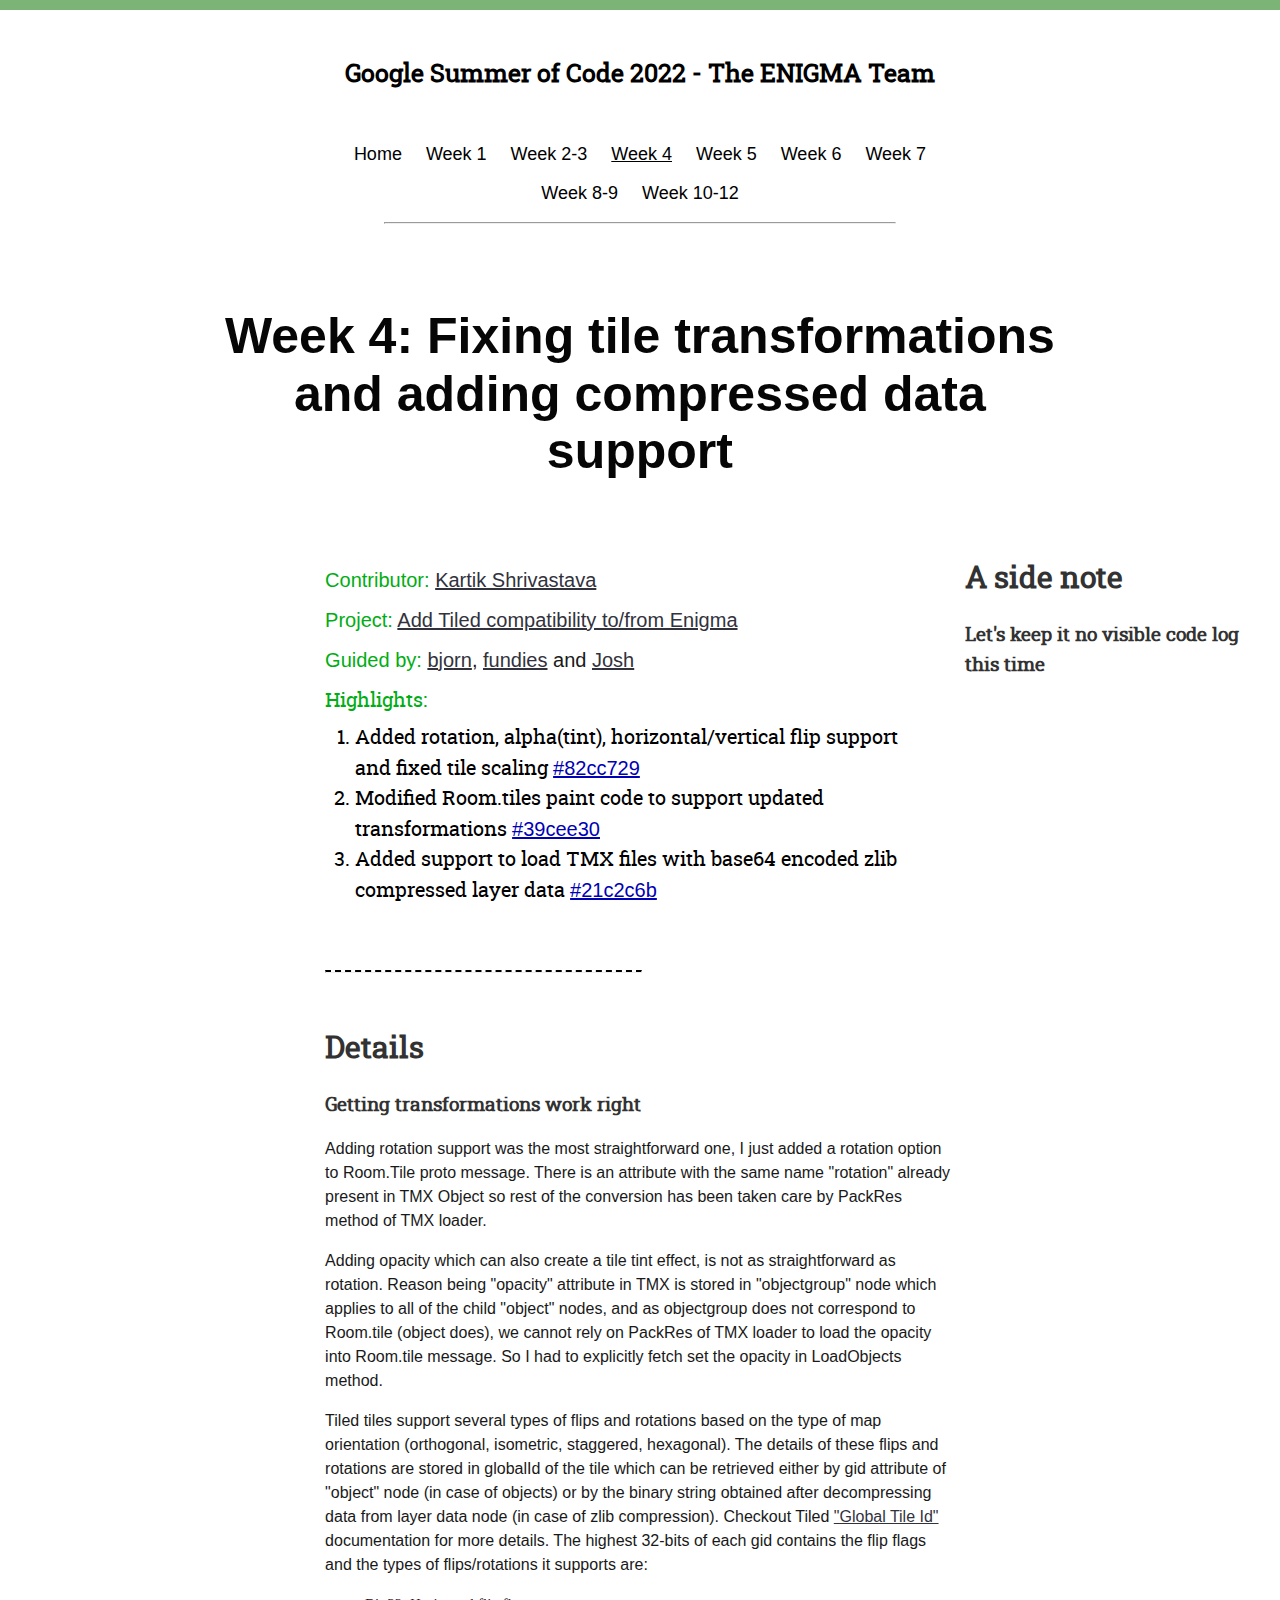
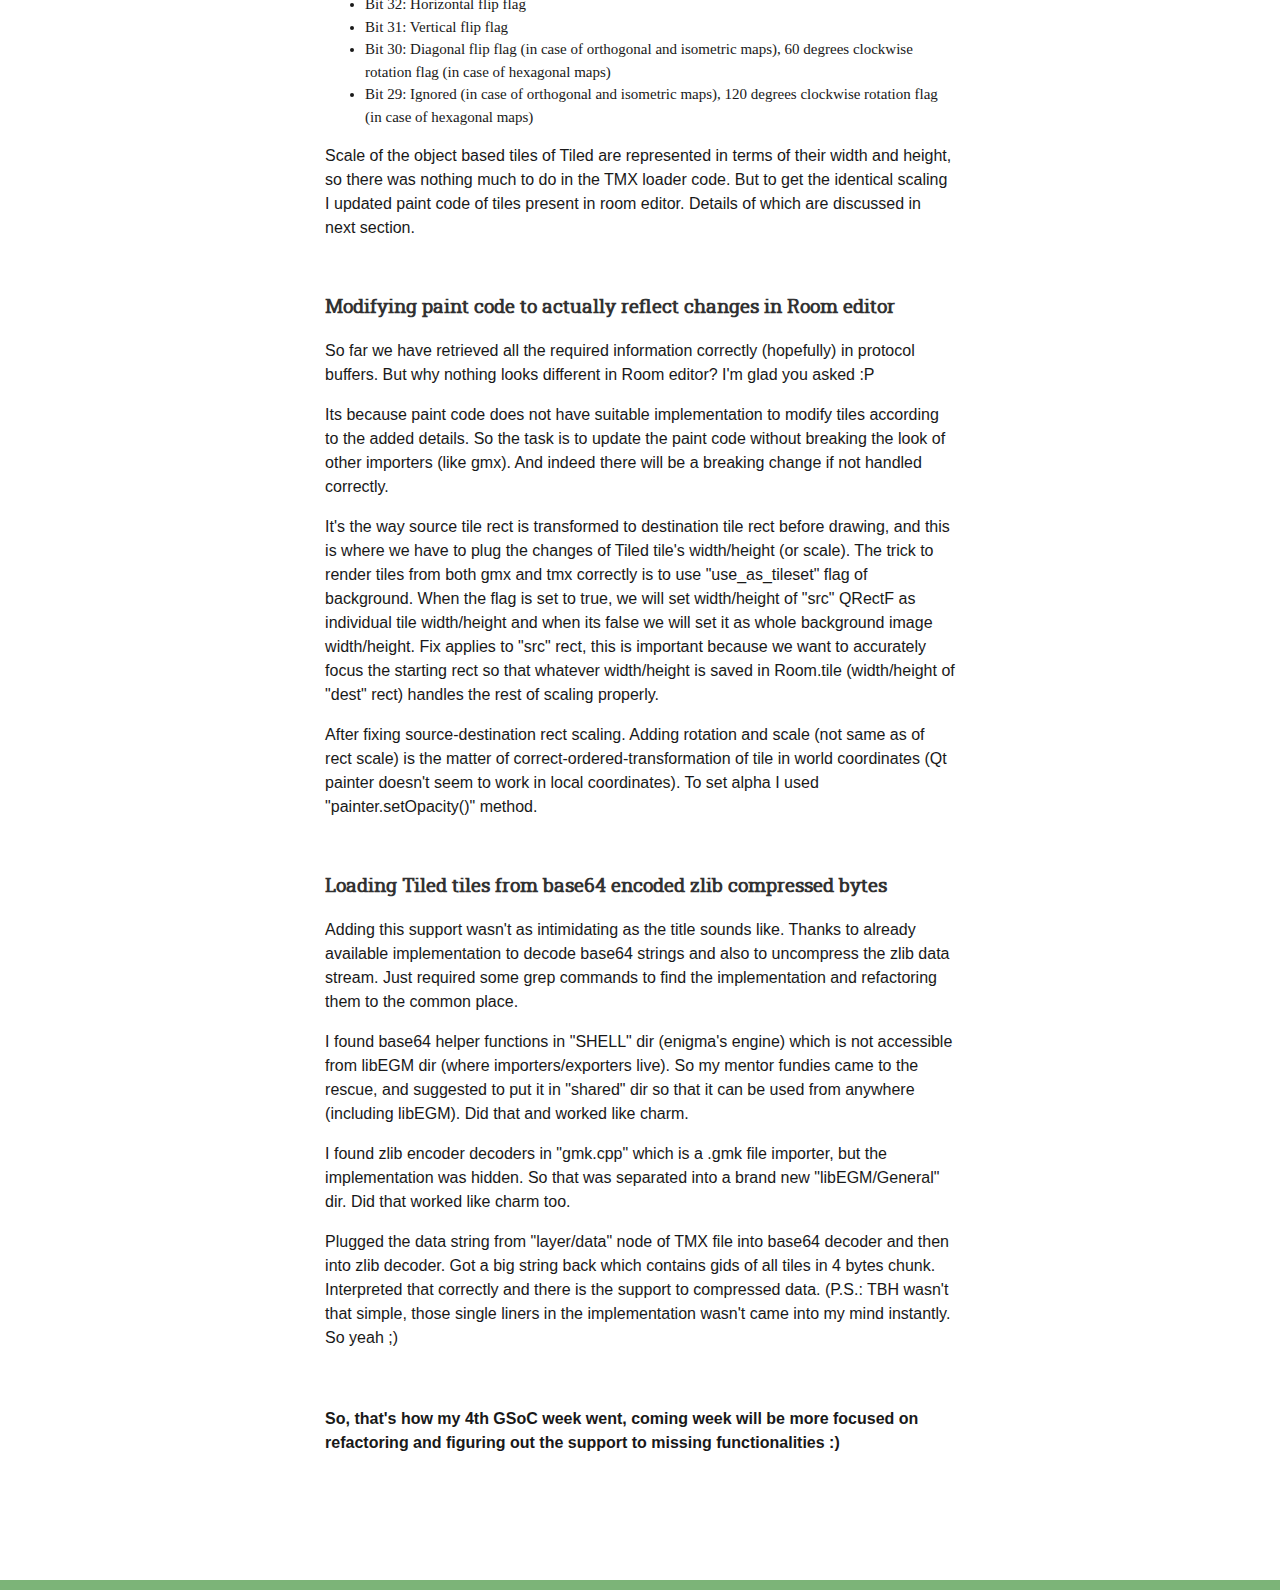
<file: week4.html>
<!DOCTYPE html>
<html lang="en">

<head>
    <meta charset="UTF-8">
    <meta http-equiv="X-UA-Compatible" content="IE=edge">
    <meta name="viewport" content="width=device-width, initial-scale=1.0">
    <!-- <link rel="icon" type="image/x-icon" href="favicon.ico"> -->
    <meta name="robots" content="index, follow, max-image-preview:large, max-snippet:-1, max-video-preview:-1" />
    <title>GSOC 2022 - Kartik Shrivastava</title>
    <link rel="stylesheet" href="gridsystem.css">
    <link rel="stylesheet" href="normalizereset.css">
    <link rel="stylesheet" href="indexstyle.css">
</head>

<body>
    <div style="background-color: rgb(124, 180, 120); padding-top: 10px;"></div>
    <div>
        <header>
            <div style="padding-top: 5%;">Google Summer of Code 2022 - The ENIGMA Team</div>
        </header>

        <nav>
            <a href="index.html" style="color: rgb(0, 0, 0);">Home</a>
            <a href="week1.html" style="color: rgb(0, 0, 0);">Week 1</a>
            <a href="week2-week3.html" style="color: rgb(0, 0, 0);">Week 2-3</a>
            <a href="week4.html" style="color: rgb(0, 0, 0);"><u>Week 4</u></a>
            <a href="week5.html" style="color: rgb(0, 0, 0);">Week 5</a>
            <a href="week6.html" style="color: rgb(0, 0, 0);">Week 6</a>
            <a href="week7.html" style="color: rgb(0, 0, 0);">Week 7</a>
            <br>
            <br>
            <a href="week8-week9.html" style="color: rgb(0, 0, 0);">Week 8-9</a>
            <a href="week10-week12.html" style="color: rgb(0, 0, 0);">Week 10-12</a>
        </nav>

        <hr class="solid">

        <!-- <nav> -->
            <!-- <a href="#" style="color: rgb(0, 0, 0);"><u>Week 1</u></a> -->
        <!-- </nav> -->

        <!-- <hr class="solid"> -->

        <main>
            <div class="section group" style="margin-top: 20px;">
                <div class="col span_2_of_12">
                </div>
                <div class="col span_8_of_12">
                    <h1 style="color: rgb(6, 6, 6); font-size: 50px;">Week 4: Fixing tile transformations and adding compressed data support</h1>
                </div>
                <div class="col span_2_of_12">
                </div>
            </div>
        </main>
    </div>
    <div class="section group">
        <div class="col span_3_of_12">
        </div>
        <div class="col span_6_of_12">
            <p style="font-size: 20px; line-height: 200%; margin-bottom: 10px;">
                <span class="color_text">Contributor: </span><a href="https://github.com/KartikShrivastava">Kartik Shrivastava</a>
                <br>
                <span class="color_text">Project: </span><a href="https://summerofcode.withgoogle.com/programs/2022/projects/TowRJHuL">Add Tiled compatibility to/from Enigma</a>
                <br>
                <span class="color_text">Guided by: </span><a href="https://github.com/bjorn">bjorn</a>, <a href="https://github.com/fundies">fundies</a> and <a href="https://github.com/JoshDreamland">Josh</a>
                <br>
            </p>
            <span class="color_text" style="font-size: 20px; font-family: roboto_slabregular, 'Trebuchet MS';">Highlights: </span>
            <ol style="font-family: roboto_slabregular, 'Trebuchet MS'; font-size: 20px; line-height: 150%; margin-top: 10px; padding-left: 30px; padding-right: 30px;">
                <li>Added rotation, alpha(tint), horizontal/vertical flip support and fixed tile scaling <a href="https://github.com/enigma-dev/enigma-dev/pull/2302/commits/82cc729fb810a0d0df14d55996eefa107a6835a4" style="color: rgb(0, 0, 181);">#82cc729</a></li>
                <li>Modified Room.tiles paint code to support updated transformations <a href="https://github.com/enigma-dev/RadialGM/pull/228/commits/39cee30de896877f6c980f7f4ad050bdaef9e850" style="color: rgb(0, 0, 181);">#39cee30</a></li>
                <li>Added support to load TMX files with base64 encoded zlib compressed layer data <a href="https://github.com/enigma-dev/enigma-dev/pull/2302/commits/21c2c6b122ecadf0b4b69341cc053007833108c1" style="color: rgb(0, 0, 181);">#21c2c6b</a></li>
            </ol>
            <br>
            <br>
            <hr class="dashed">
        </div>
        <div class="col span_3_of_12" style="margin: 10px;">
            <h2>A side note</h2>
            <h3>Let's keep it no visible code log this time</h3>
            <!-- <ul style="padding-left: 18px; font-size: 18px;">
                <li>(Personal opinion) How to implement something when you feel you do not know which way to go.</li>
            </ul> -->
        </div>
    </div>
    <div class="section group" style="padding-bottom: 50px;">
        <div class="col span_3_of_12"></div>
        <div class="col span_6_of_12">
            <h2>Details</h2>
            <h3 style="margin: 0; padding: 0;">Getting transformations work right</h3>
            <p>
                Adding rotation support was the most straightforward one, I just added a rotation option to Room.Tile proto message. There is an attribute with the same name "rotation" already present in TMX Object so rest of the conversion has been taken care by PackRes method of TMX loader.
            </p>
            <p>
                Adding opacity which can also create a tile tint effect, is not as straightforward as rotation. Reason being "opacity" attribute in TMX is stored in "objectgroup" node which applies to all of the child "object" nodes, and as objectgroup does not correspond to Room.tile (object does), we cannot rely on PackRes of TMX loader to load the opacity into Room.tile message. So I had to explicitly fetch set the opacity in LoadObjects method.
            </p>
            <p>
                Tiled tiles support several types of flips and rotations based on the type of map orientation (orthogonal, isometric, staggered, hexagonal). The details of these flips and rotations are stored in globalId of the tile which can be retrieved either by gid attribute of "object" node (in case of objects) or by the binary string obtained after decompressing data from layer data node (in case of zlib compression). Checkout Tiled <a href="https://doc.mapeditor.org/en/stable/reference/global-tile-ids/">"Global Tile Id"</a> documentation for more details. The highest 32-bits of each gid contains the flip flags and the types of flips/rotations it supports are: 
            </p>
            <ul style="margin-top: 10px; font-size: 15px; font-family: 'Trebuchet MS'; line-height: 150%; color: rgb(25, 25, 25);">
                <li>
                    Bit 32: Horizontal flip flag
                </li>
                <li>
                    Bit 31: Vertical flip flag
                </li>
                <li>
                    Bit 30: Diagonal flip flag (in case of orthogonal and isometric maps), 60 degrees clockwise rotation flag (in case of hexagonal maps)
                </li>
                <li>
                    Bit 29: Ignored (in case of orthogonal and isometric maps), 120 degrees clockwise rotation flag (in case of hexagonal maps)
                </li>
            </ul>
            <p>
                Scale of the object based tiles of Tiled are represented in terms of their width and height, so there was nothing much to do in the TMX loader code. But to get the identical scaling I updated paint code of tiles present in room editor. Details of which are discussed in next section.
            </p>
            
            <br>
            <br>
            
            <h3 style="margin: 0; padding: 0;">Modifying paint code to actually reflect changes in Room editor</h3>
            <p>
                So far we have retrieved all the required information correctly (hopefully) in protocol buffers. But why nothing looks different in Room editor? I'm glad you asked :P
            </p>
            <p>
                Its because paint code does not have suitable implementation to modify tiles according to the added details. So the task is to update the paint code without breaking the look of other importers (like gmx). And indeed there will be a breaking change if not handled correctly.
            </p>
            <p>
                It's the way source tile rect is transformed to destination tile rect before drawing, and this is where we have to plug the changes of Tiled tile's width/height (or scale). The trick to render tiles from both gmx and tmx correctly is to use "use_as_tileset" flag of background. When the flag is set to true, we will set width/height of "src" QRectF as individual tile width/height and when its false we will set it as whole background image width/height. Fix applies to "src" rect, this is important because we want to accurately focus the starting rect so that whatever width/height is saved in Room.tile (width/height of "dest" rect) handles the rest of scaling properly.
            </p>
            <p>
                After fixing source-destination rect scaling. Adding rotation and scale (not same as of rect scale) is the matter of correct-ordered-transformation of tile in world coordinates (Qt painter doesn't seem to work in local coordinates). To set alpha I used "painter.setOpacity()" method.
            </p>
            
            <br>
            <br>
            
            <h3 style="margin: 0; padding: 0;">Loading Tiled tiles from base64 encoded zlib compressed bytes</h3>
            <p>
                Adding this support wasn't as intimidating as the title sounds like. Thanks to already available implementation to decode base64 strings and also to uncompress the zlib data stream. Just required some grep commands to find the implementation and refactoring them to the common place.
            </p>
            <p>
                I found base64 helper functions in "SHELL" dir (enigma's engine) which is not accessible from libEGM dir (where importers/exporters live). So my mentor fundies came to the rescue, and suggested to put it in "shared" dir so that it can be used from anywhere (including libEGM). Did that and worked like charm.
            </p>
            <p>
                I found zlib encoder decoders in "gmk.cpp" which is a .gmk file importer, but the implementation was hidden. So that was separated into a brand new "libEGM/General" dir. Did that worked like charm too.
            </p>
            <p>
                Plugged the data string from "layer/data" node of TMX file into base64 decoder and then into zlib decoder. Got a big string back which contains gids of all tiles in 4 bytes chunk. Interpreted that correctly and there is the support to compressed data. (P.S.: TBH wasn't that simple, those single liners in the implementation wasn't came into my mind instantly. So yeah ;) 
            </p>
        </div>
        <div class="section group">
            <div class="col span_3_of_12">
            </div>
            <div class="col span_6_of_12">
                <p style="font-weight: bold;">So, that's how my 4th GSoC week went, coming week will be more focused on refactoring and figuring out the support to missing functionalities :)</p>
            </div>
            <div class="col span_3_of_12">
            </div>
        </div>
        <div class="col span_3_of_12"></div>
    </div>
    <div style="background-color: rgb(124, 180, 120); padding-top: 10px; margin-top: 20px;"></div>
</body>
</html>
</file>
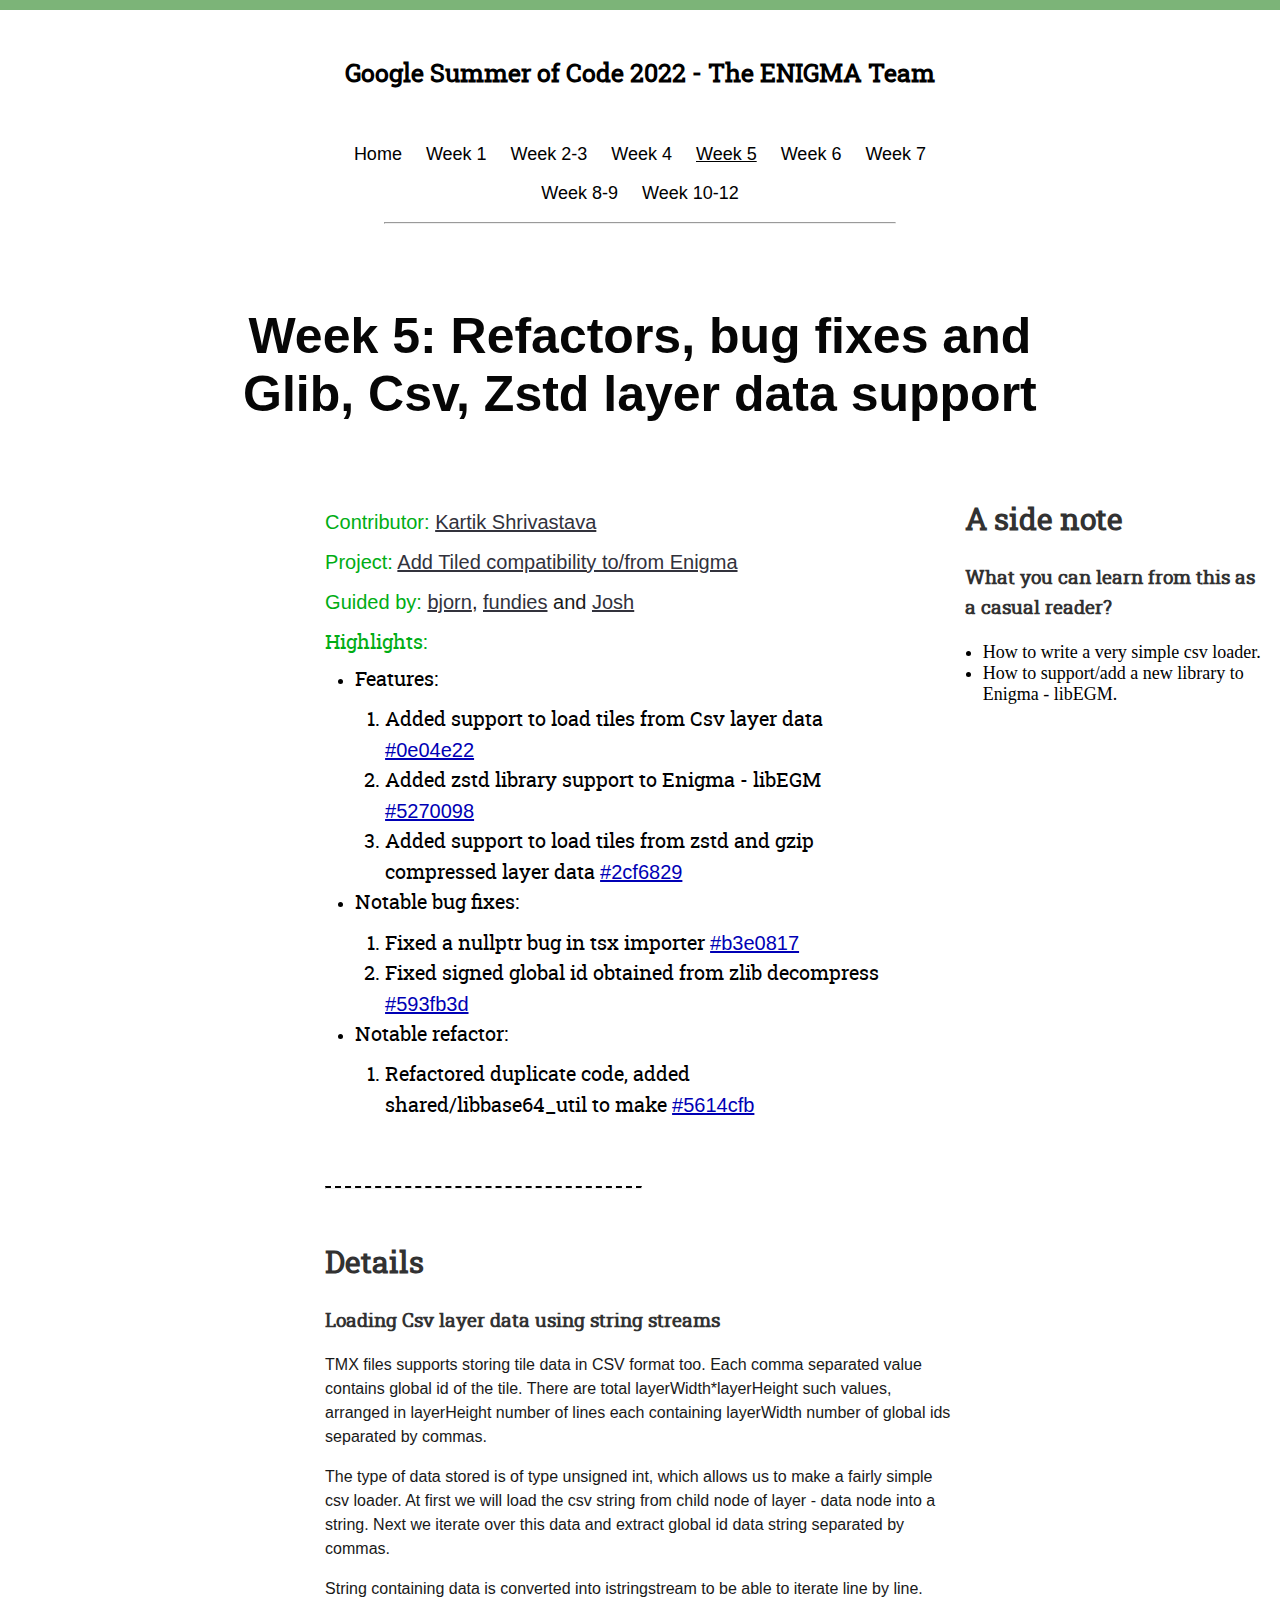
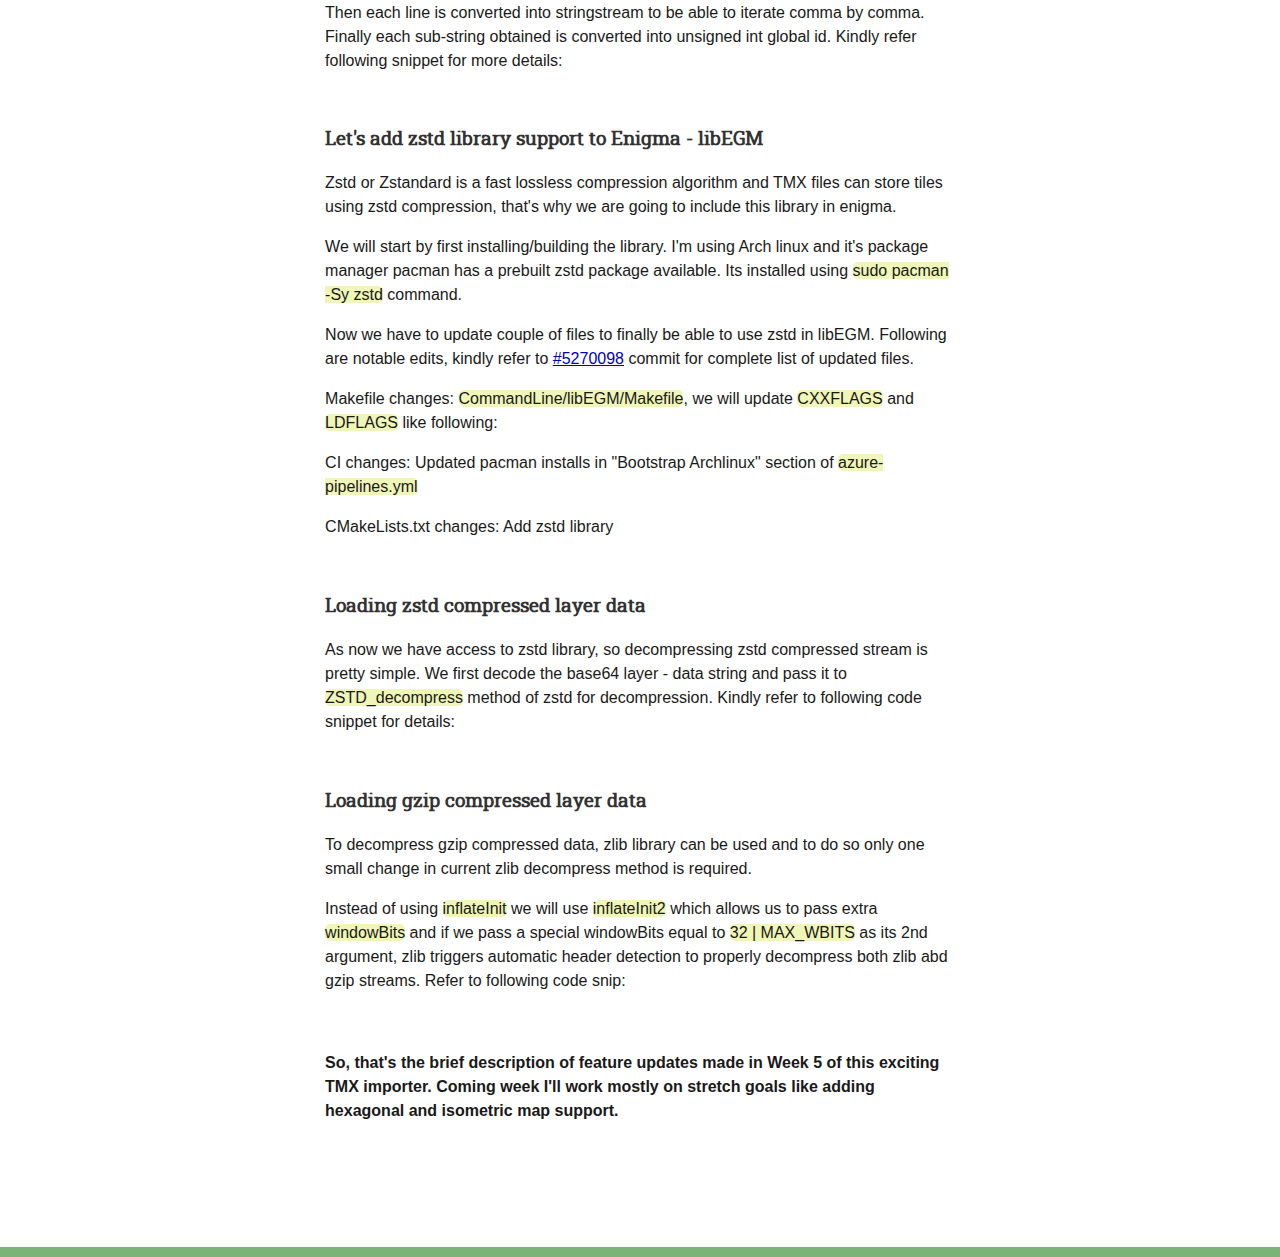
<file: week5.html>
<!DOCTYPE html>
<html lang="en">

<head>
    <meta charset="UTF-8">
    <meta http-equiv="X-UA-Compatible" content="IE=edge">
    <meta name="viewport" content="width=device-width, initial-scale=1.0">
    <!-- <link rel="icon" type="image/x-icon" href="favicon.ico"> -->
    <meta name="robots" content="index, follow, max-image-preview:large, max-snippet:-1, max-video-preview:-1" />
    <title>GSOC 2022 - Kartik Shrivastava</title>
    <link rel="stylesheet" href="gridsystem.css">
    <link rel="stylesheet" href="normalizereset.css">
    <link rel="stylesheet" href="indexstyle.css">
</head>

<body>
    <div style="background-color: rgb(124, 180, 120); padding-top: 10px;"></div>
    <div>
        <header>
            <div style="padding-top: 5%;">Google Summer of Code 2022 - The ENIGMA Team</div>
        </header>

        <nav>
            <a href="index.html" style="color: rgb(0, 0, 0);">Home</a>
            <a href="week1.html" style="color: rgb(0, 0, 0);">Week 1</a>
            <a href="week2-week3.html" style="color: rgb(0, 0, 0);">Week 2-3</a>
            <a href="week4.html" style="color: rgb(0, 0, 0);">Week 4</a>
            <a href="week5.html" style="color: rgb(0, 0, 0);"><u>Week 5</u></a>
            <a href="week6.html" style="color: rgb(0, 0, 0);">Week 6</a>
            <a href="week7.html" style="color: rgb(0, 0, 0);">Week 7</a>
            <br>
            <br>
            <a href="week8-week9.html" style="color: rgb(0, 0, 0);">Week 8-9</a>
            <a href="week10-week12.html" style="color: rgb(0, 0, 0);">Week 10-12</a>
        </nav>

        <hr class="solid">

        <!-- <nav> -->
            <!-- <a href="#" style="color: rgb(0, 0, 0);"><u>Week 1</u></a> -->
        <!-- </nav> -->

        <!-- <hr class="solid"> -->

        <main>
            <div class="section group" style="margin-top: 20px;">
                <div class="col span_2_of_12">
                </div>
                <div class="col span_8_of_12">
                    <h1 style="color: rgb(6, 6, 6); font-size: 50px;">Week 5: Refactors, bug fixes and Glib, Csv, Zstd layer data support</h1>
                </div>
                <div class="col span_2_of_12">
                </div>
            </div>
        </main>
    </div>
    <div class="section group">
        <div class="col span_3_of_12">
        </div>
        <div class="col span_6_of_12">
            <p style="font-size: 20px; line-height: 200%; margin-bottom: 10px;">
                <span class="color_text">Contributor: </span><a href="https://github.com/KartikShrivastava">Kartik Shrivastava</a>
                <br>
                <span class="color_text">Project: </span><a href="https://summerofcode.withgoogle.com/programs/2022/projects/TowRJHuL">Add Tiled compatibility to/from Enigma</a>
                <br>
                <span class="color_text">Guided by: </span><a href="https://github.com/bjorn">bjorn</a>, <a href="https://github.com/fundies">fundies</a> and <a href="https://github.com/JoshDreamland">Josh</a>
                <br>
            </p>
            <span class="color_text" style="font-size: 20px; font-family: roboto_slabregular, 'Trebuchet MS';">Highlights: </span>
            <ul style="font-family: roboto_slabregular, 'Trebuchet MS'; font-size: 20px; line-height: 150%; margin-top: 10px; padding-left: 30px; padding-right: 30px;">
                <li>
                    Features:
                    <ol style="font-family: roboto_slabregular, 'Trebuchet MS'; font-size: 20px; line-height: 150%; margin-top: 10px; padding-left: 30px; padding-right: 30px;">
                        <li>Added support to load tiles from Csv layer data <a href="https://github.com/enigma-dev/enigma-dev/pull/2302/commits/0e04e22acce855d32fae56dc149a2849c437d644" style="color: rgb(0, 0, 181);">#0e04e22</a></li>
                        <li>Added zstd library support to Enigma - libEGM <a href="https://github.com/enigma-dev/enigma-dev/pull/2302/commits/527009867343232d32bdd9ebfd78e85d66e1da89" style="color: rgb(0, 0, 181);">#5270098</a></li>
                        <li>Added support to load tiles from zstd and gzip compressed layer data <a href="https://github.com/enigma-dev/enigma-dev/pull/2302/commits/2cf682993af9ca25ae4bf4130ed3ecec2c9b1fef" style="color: rgb(0, 0, 181);">#2cf6829</a></li>
                    </ol>
                </li>
                <li>
                    Notable bug fixes:
                    <ol style="font-family: roboto_slabregular, 'Trebuchet MS'; font-size: 20px; line-height: 150%; margin-top: 10px; padding-left: 30px; padding-right: 30px;">
                        <li>Fixed a nullptr bug in tsx importer <a href="https://github.com/enigma-dev/enigma-dev/pull/2302/commits/b3e08171db0464a899a9ade46990d6b01888b686" style="color: rgb(0, 0, 181);">#b3e0817</a></li>
                        <li>Fixed signed global id obtained from zlib decompress <a href="https://github.com/enigma-dev/enigma-dev/pull/2302/commits/593fb3d1df7442471e2305330d465ac236263c46" style="color: rgb(0, 0, 181);">#593fb3d</a></li>
                    </ol>
                </li>
                <li>
                    Notable refactor:
                    <ol style="font-family: roboto_slabregular, 'Trebuchet MS'; font-size: 20px; line-height: 150%; margin-top: 10px; padding-left: 30px; padding-right: 30px;">
                        <li>Refactored duplicate code, added shared/libbase64_util to make <a href="https://github.com/enigma-dev/enigma-dev/pull/2302/commits/5614cfbd6d67e668d1170ce7a52f6ffb9f89d2f6" style="color: rgb(0, 0, 181);">#5614cfb</a></li>
                    </ol>
                </li>
            </ul>
            <br>
            <br>
            <hr class="dashed">
        </div>
        <div class="col span_3_of_12" style="margin: 10px;">
            <h2>A side note</h2>
            <h3>What you can learn from this as a casual reader?</h3>
            <ul style="padding-left: 18px; font-size: 18px;">
                <li>How to write a very simple csv loader.</li>
                <li>How to support/add a new library to Enigma - libEGM.</li>
            </ul>
        </div>
    </div>
    <div class="section group" style="padding-bottom: 50px;">
        <div class="col span_3_of_12"></div>
        <div class="col span_6_of_12">
            <h2>Details</h2>
            <h3 style="margin: 0; padding: 0;">Loading Csv layer data using string streams</h3>
            <p>TMX files supports storing tile data in CSV format too. Each comma separated value contains global id of the tile. There are total layerWidth*layerHeight such values, arranged in layerHeight number of lines each containing layerWidth number of global ids separated by commas.</p>
            <p>The type of data stored is of type unsigned int, which allows us to make a fairly simple csv loader. At first we will load the csv string from child node of layer - data node into a string. Next we iterate over this data and extract global id data string separated by commas.</p>
            <p>String containing data is converted into istringstream to be able to iterate line by line. Then each line is converted into stringstream to be able to iterate comma by comma. Finally each sub-string obtained is converted into unsigned int global id. Kindly refer following snippet for more details:</p>
            <script src="https://gist.github.com/KartikShrivastava/78e41944cce789493f970ff9cf2370f7.js"></script>
            <br>
            <br>
            <h3 style="margin: 0; padding: 0;">Let's add zstd library support to Enigma - libEGM</h3>
            <p>Zstd or Zstandard is a fast lossless compression algorithm and TMX files can store tiles using zstd compression, that's why we are going to include this library in enigma.</p>
            <p>We will start by first installing/building the library. I'm using Arch linux and it's package manager pacman has a prebuilt zstd package available. Its installed using <span class="highlight_text">sudo pacman -Sy zstd</span> command.</p>
            <p>Now we have to update couple of files to finally be able to use zstd in libEGM. Following are notable edits, kindly refer to <a href="https://github.com/enigma-dev/enigma-dev/pull/2302/commits/527009867343232d32bdd9ebfd78e85d66e1da89" style="color: rgb(0, 0, 181);">#5270098</a> commit for complete list of updated files.</p>
            <p>Makefile changes: <span class="highlight_text">CommandLine/libEGM/Makefile</span>, we will update <span class="highlight_text">CXXFLAGS</span> and <span class="highlight_text">LDFLAGS</span> like following:</p>
            <script src="https://gist.github.com/KartikShrivastava/39195751a9dcd6c35ed509fedec17436.js"></script>
            <p>CI changes: Updated pacman installs in "Bootstrap Archlinux" section of <span class="highlight_text">azure-pipelines.yml</span></p>
            <script src="https://gist.github.com/KartikShrivastava/543ebb5cc165856a567090bba01ea0d0.js"></script>
            <p>CMakeLists.txt changes: Add zstd library</p>
            <script src="https://gist.github.com/KartikShrivastava/fc42bdb0402b995dc7e1454aa4d1672c.js"></script>
            <br>
            <br>
            <h3 style="margin: 0; padding: 0;">Loading zstd compressed layer data</h3>
            <p>As now we have access to zstd library, so decompressing zstd compressed stream is pretty simple. We first decode the base64 layer - data string and pass it to <span class="highlight_text">ZSTD_decompress</span> method of zstd for decompression. Kindly refer to following code snippet for details:</p>
            <script src="https://gist.github.com/KartikShrivastava/9ffd8b25731d08b0278fdec1d418f00d.js"></script>
            <br>
            <br>
            <h3 style="margin: 0; padding: 0;">Loading gzip compressed layer data</h3>
            <p>To decompress gzip compressed data, zlib library can be used and to do so only one small change in current zlib decompress method is required.</p>
            <p>Instead of using <span class="highlight_text">inflateInit</span> we will use <span class="highlight_text">inflateInit2</span> which allows us to pass extra <span class="highlight_text">windowBits</span> and if we pass a special windowBits equal to <span class="highlight_text">32 | MAX_WBITS</span> as its 2nd argument, zlib triggers automatic header detection to properly decompress both zlib abd gzip streams. Refer to following code snip:</p>
            <script src="https://gist.github.com/KartikShrivastava/0675a81bbb4920bd8ac239b6bbe1f015.js"></script>
        </div>
        <div class="section group">
            <div class="col span_3_of_12">
            </div>
            <div class="col span_6_of_12">
                <p style="font-weight: bold;">So, that's the brief description of feature updates made in Week 5 of this exciting TMX importer. Coming week I'll work mostly on stretch goals like adding hexagonal and isometric map support.</p>
            </div>
            <div class="col span_3_of_12">
            </div>
        </div>
        <div class="col span_3_of_12"></div>
    </div>
    <div style="background-color: rgb(124, 180, 120); padding-top: 10px; margin-top: 20px;"></div>
</body>
</html>
</file>
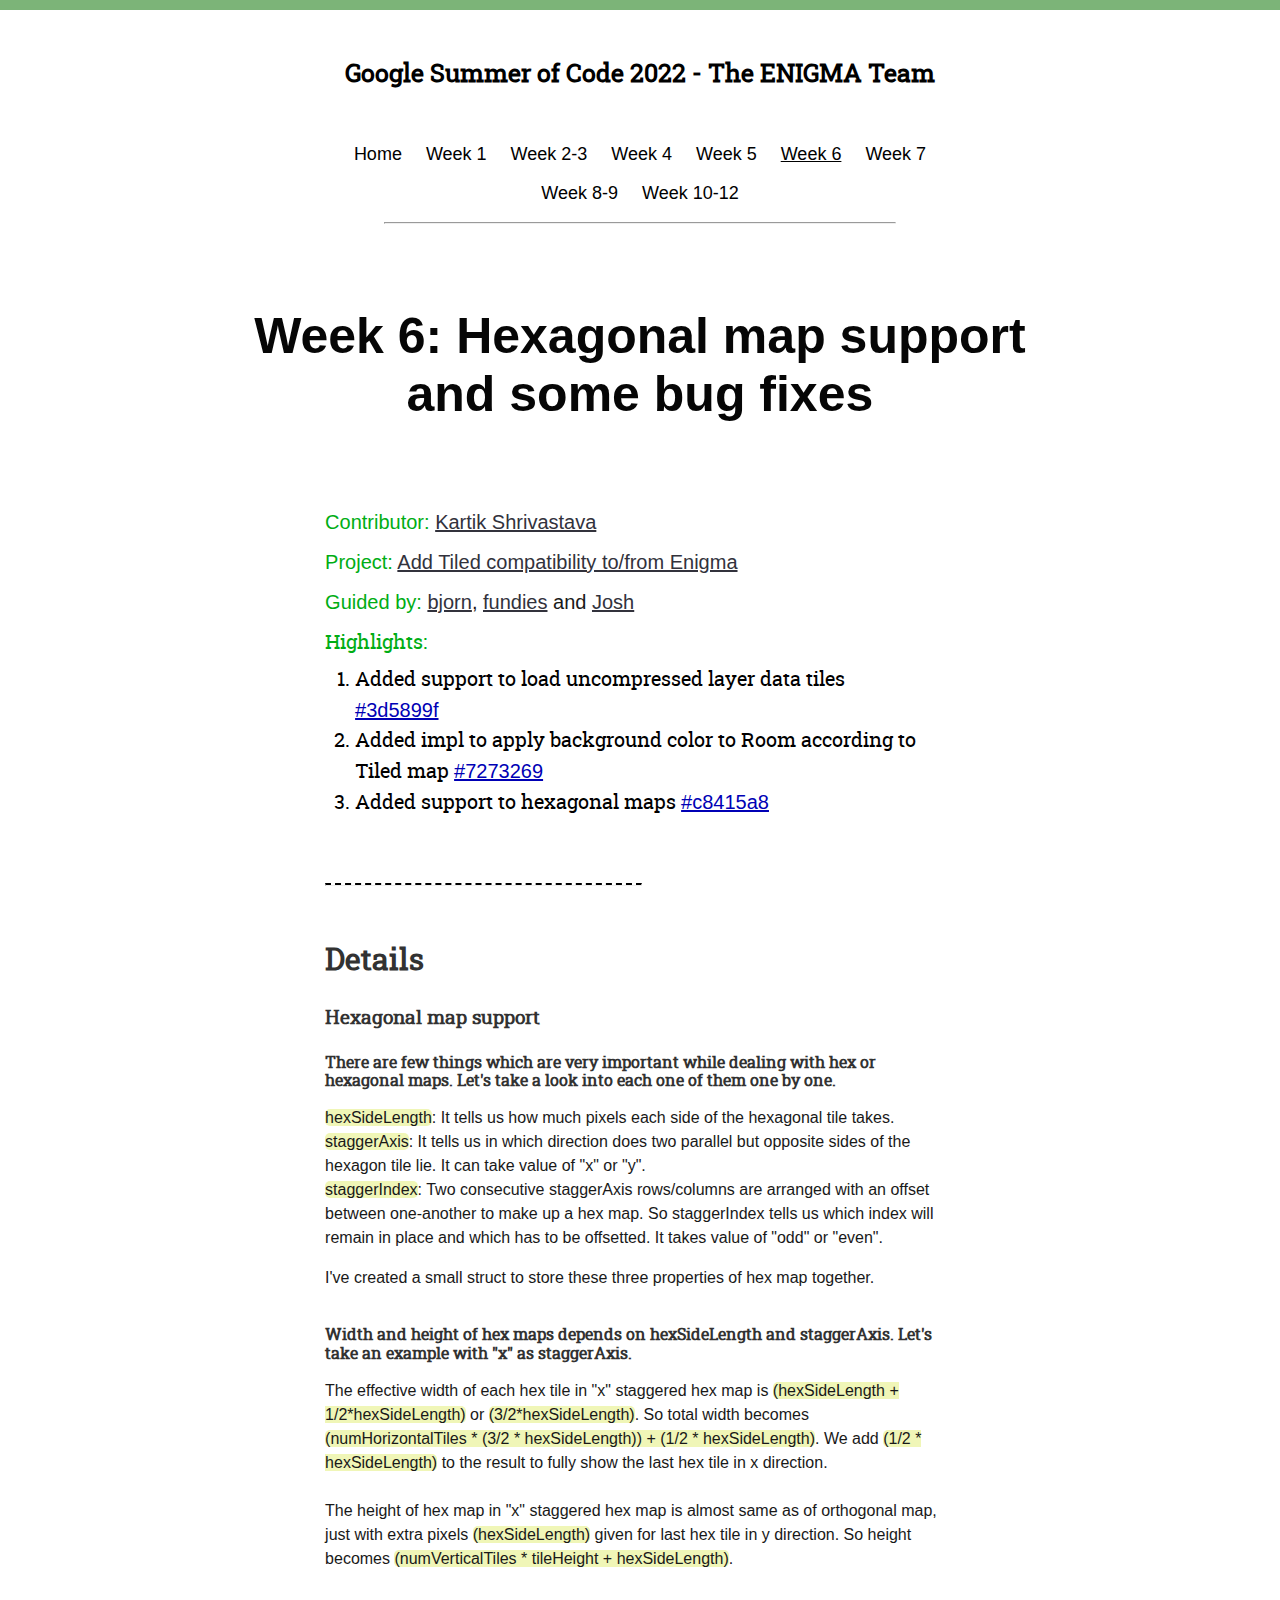
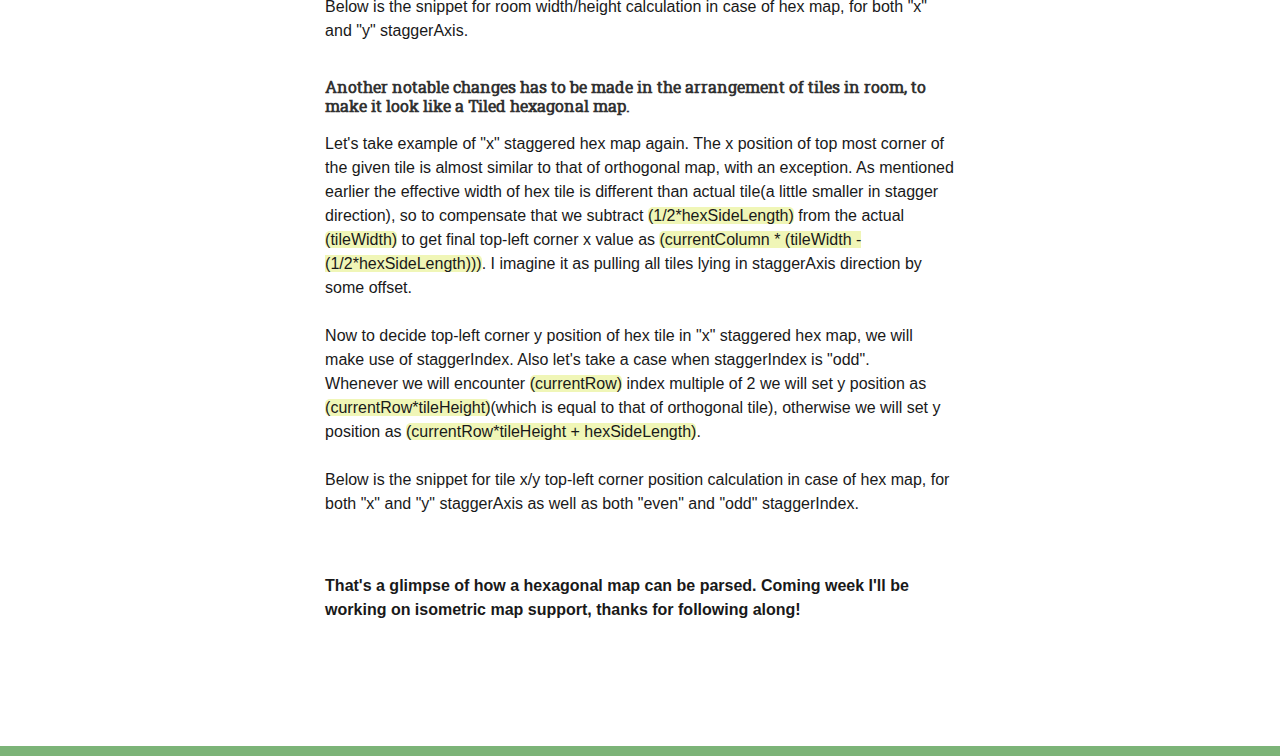
<file: week6.html>
<!DOCTYPE html>
<html lang="en">

<head>
    <meta charset="UTF-8">
    <meta http-equiv="X-UA-Compatible" content="IE=edge">
    <meta name="viewport" content="width=device-width, initial-scale=1.0">
    <!-- <link rel="icon" type="image/x-icon" href="favicon.ico"> -->
    <meta name="robots" content="index, follow, max-image-preview:large, max-snippet:-1, max-video-preview:-1" />
    <title>GSOC 2022 - Kartik Shrivastava</title>
    <link rel="stylesheet" href="gridsystem.css">
    <link rel="stylesheet" href="normalizereset.css">
    <link rel="stylesheet" href="indexstyle.css">
</head>

<body>
    <div style="background-color: rgb(124, 180, 120); padding-top: 10px;"></div>
    <div>
        <header>
            <div style="padding-top: 5%;">Google Summer of Code 2022 - The ENIGMA Team</div>
        </header>

        <nav>
            <a href="index.html" style="color: rgb(0, 0, 0);">Home</a>
            <a href="week1.html" style="color: rgb(0, 0, 0);">Week 1</a>
            <a href="week2-week3.html" style="color: rgb(0, 0, 0);">Week 2-3</a>
            <a href="week4.html" style="color: rgb(0, 0, 0);">Week 4</a>
            <a href="week5.html" style="color: rgb(0, 0, 0);">Week 5</a>
            <a href="week6.html" style="color: rgb(0, 0, 0);"><u>Week 6</u></a>
            <a href="week7.html" style="color: rgb(0, 0, 0);">Week 7</a>
            <br>
            <br>
            <a href="week8-week9.html" style="color: rgb(0, 0, 0);">Week 8-9</a>
            <a href="week10-week12.html" style="color: rgb(0, 0, 0);">Week 10-12</a>
        </nav>

        <hr class="solid">

        <!-- <nav> -->
            <!-- <a href="#" style="color: rgb(0, 0, 0);"><u>Week 1</u></a> -->
        <!-- </nav> -->

        <!-- <hr class="solid"> -->

        <main>
            <div class="section group" style="margin-top: 20px;">
                <div class="col span_2_of_12">
                </div>
                <div class="col span_8_of_12">
                    <h1 style="color: rgb(6, 6, 6); font-size: 50px;">Week 6: Hexagonal map support and some bug fixes</h1>
                </div>
                <div class="col span_2_of_12">
                </div>
            </div>
        </main>
    </div>
    <div class="section group">
        <div class="col span_3_of_12">
        </div>
        <div class="col span_6_of_12">
            <p style="font-size: 20px; line-height: 200%; margin-bottom: 10px;">
                <span class="color_text">Contributor: </span><a href="https://github.com/KartikShrivastava">Kartik Shrivastava</a>
                <br>
                <span class="color_text">Project: </span><a href="https://summerofcode.withgoogle.com/programs/2022/projects/TowRJHuL">Add Tiled compatibility to/from Enigma</a>
                <br>
                <span class="color_text">Guided by: </span><a href="https://github.com/bjorn">bjorn</a>, <a href="https://github.com/fundies">fundies</a> and <a href="https://github.com/JoshDreamland">Josh</a>
                <br>
            </p>
            <span class="color_text" style="font-size: 20px; font-family: roboto_slabregular, 'Trebuchet MS';">Highlights: </span>
            <ol style="font-family: roboto_slabregular, 'Trebuchet MS'; font-size: 20px; line-height: 150%; margin-top: 10px; padding-left: 30px; padding-right: 30px;">
                <li>Added support to load uncompressed layer data tiles <a href="https://github.com/enigma-dev/enigma-dev/pull/2302/commits/3d5899fbe7d7591772ab3fbc73eb42fe18d8964b" style="color: rgb(0, 0, 181);">#3d5899f</a></li>
                <li>Added impl to apply background color to Room according to Tiled map <a href="https://github.com/enigma-dev/enigma-dev/pull/2302/commits/7273269cb7c9452b38d504637b5ee2030e962b5f" style="color: rgb(0, 0, 181);">#7273269</a></li>
                <li>Added support to hexagonal maps <a href="https://github.com/enigma-dev/enigma-dev/pull/2302/commits/c8415a8cd2f1d31d6cd71a48fd85e11d5ce3d26b" style="color: rgb(0, 0, 181);">#c8415a8</a></li>
            </ol>
            <br>
            <br>
            <hr class="dashed">
        </div>
    </div>
    <div class="section group" style="padding-bottom: 50px;">
        <div class="col span_3_of_12"></div>
        <div class="col span_6_of_12">
            <h2>Details</h2>
            <h3 style="margin: 0; padding: 0;">Hexagonal map support</h3>
            <h4>There are few things which are very important while dealing with hex or hexagonal maps. Let's take a look into each one of them one by one.</h4>
            <p>
                <span class="highlight_text">hexSideLength</span>: It tells us how much pixels each side of the hexagonal tile takes.
                <br>
                <span class="highlight_text">staggerAxis</span>: It tells us in which direction does two parallel but opposite sides of the hexagon tile lie. It can take value of "x" or "y".
                <br>
                <span class="highlight_text">staggerIndex</span>: Two consecutive staggerAxis rows/columns are arranged with an offset between one-another to make up a hex map. So staggerIndex tells us which index will remain in place and which has to be offsetted. It takes value of "odd" or "even".
            </p>
            <p>I've created a small struct to store these three properties of hex map together.</p>
            <script src="https://gist.github.com/KartikShrivastava/721d5254fd661cd53691c4077bfae2c4.js"></script>
            <h4>Width and height of hex maps depends on hexSideLength and staggerAxis. Let's take an example with "x" as staggerAxis.</h4>
            <p>
                The effective width of each hex tile in "x" staggered hex map is <span class="highlight_text">(hexSideLength + 1/2*hexSideLength)</span> or <span class="highlight_text">(3/2*hexSideLength)</span>. So total width becomes <span class="highlight_text">(numHorizontalTiles * (3/2 * hexSideLength)) + (1/2 * hexSideLength)</span>. We add <span class="highlight_text">(1/2 * hexSideLength)</span> to the result to fully show the last hex tile in x direction.
                <br>
                <br>
                The height of hex map in "x" staggered hex map is almost same as of orthogonal map, just with extra pixels <span class="highlight_text">(hexSideLength)</span> given for last hex tile in y direction. So height becomes <span class="highlight_text">(numVerticalTiles * tileHeight + hexSideLength)</span>.
                <br>
                <br>
                Below is the snippet for room width/height calculation in case of hex map, for both "x" and "y" staggerAxis.
            </p>
            <script src="https://gist.github.com/KartikShrivastava/760f1f0828e6d6066d8a2f998f32e8e0.js"></script>
            <h4>Another notable changes has to be made in the arrangement of tiles in room, to make it look like a Tiled hexagonal map.</h4>
            <p>
                Let's take example of "x" staggered hex map again. The x position of top most corner of the given tile is almost similar to that of orthogonal map, with an exception. As mentioned earlier the effective width of hex tile is different than actual tile(a little smaller in stagger direction), so to compensate that we subtract <span class="highlight_text">(1/2*hexSideLength)</span> from the actual <span class="highlight_text">(tileWidth)</span> to get final top-left corner x value as <span class="highlight_text">(currentColumn * (tileWidth - (1/2*hexSideLength)))</span>. I imagine it as pulling all tiles lying in staggerAxis direction by some offset.
                <br>
                <br>
                Now to decide top-left corner y position of hex tile in "x" staggered hex map, we will make use of staggerIndex. Also let's take a case when staggerIndex is "odd".
                <br>
                Whenever we will encounter <span class="highlight_text">(currentRow)</span> index multiple of 2 we will set y position as <span class="highlight_text">(currentRow*tileHeight)</span>(which is equal to that of orthogonal tile), otherwise we will set y position as <span class="highlight_text">(currentRow*tileHeight + hexSideLength)</span>.
                <br>
                <br>
                Below is the snippet for tile x/y top-left corner position calculation in case of hex map, for both "x" and "y" staggerAxis as well as both "even" and "odd" staggerIndex.
            </p>
            <script src="https://gist.github.com/KartikShrivastava/0738b115fd16673ab24e544a3c320491.js"></script>
        </div>
        <div class="section group">
            <div class="col span_3_of_12">
            </div>
            <div class="col span_6_of_12">
                <p style="font-weight: bold;">That's a glimpse of how a hexagonal map can be parsed. Coming week I'll be working on isometric map support, thanks for following along!</p>
            </div>
            <div class="col span_3_of_12">
            </div>
        </div>
        <div class="col span_3_of_12"></div>
    </div>
    <div style="background-color: rgb(124, 180, 120); padding-top: 10px; margin-top: 20px;"></div>
</body>
</html>
</file>
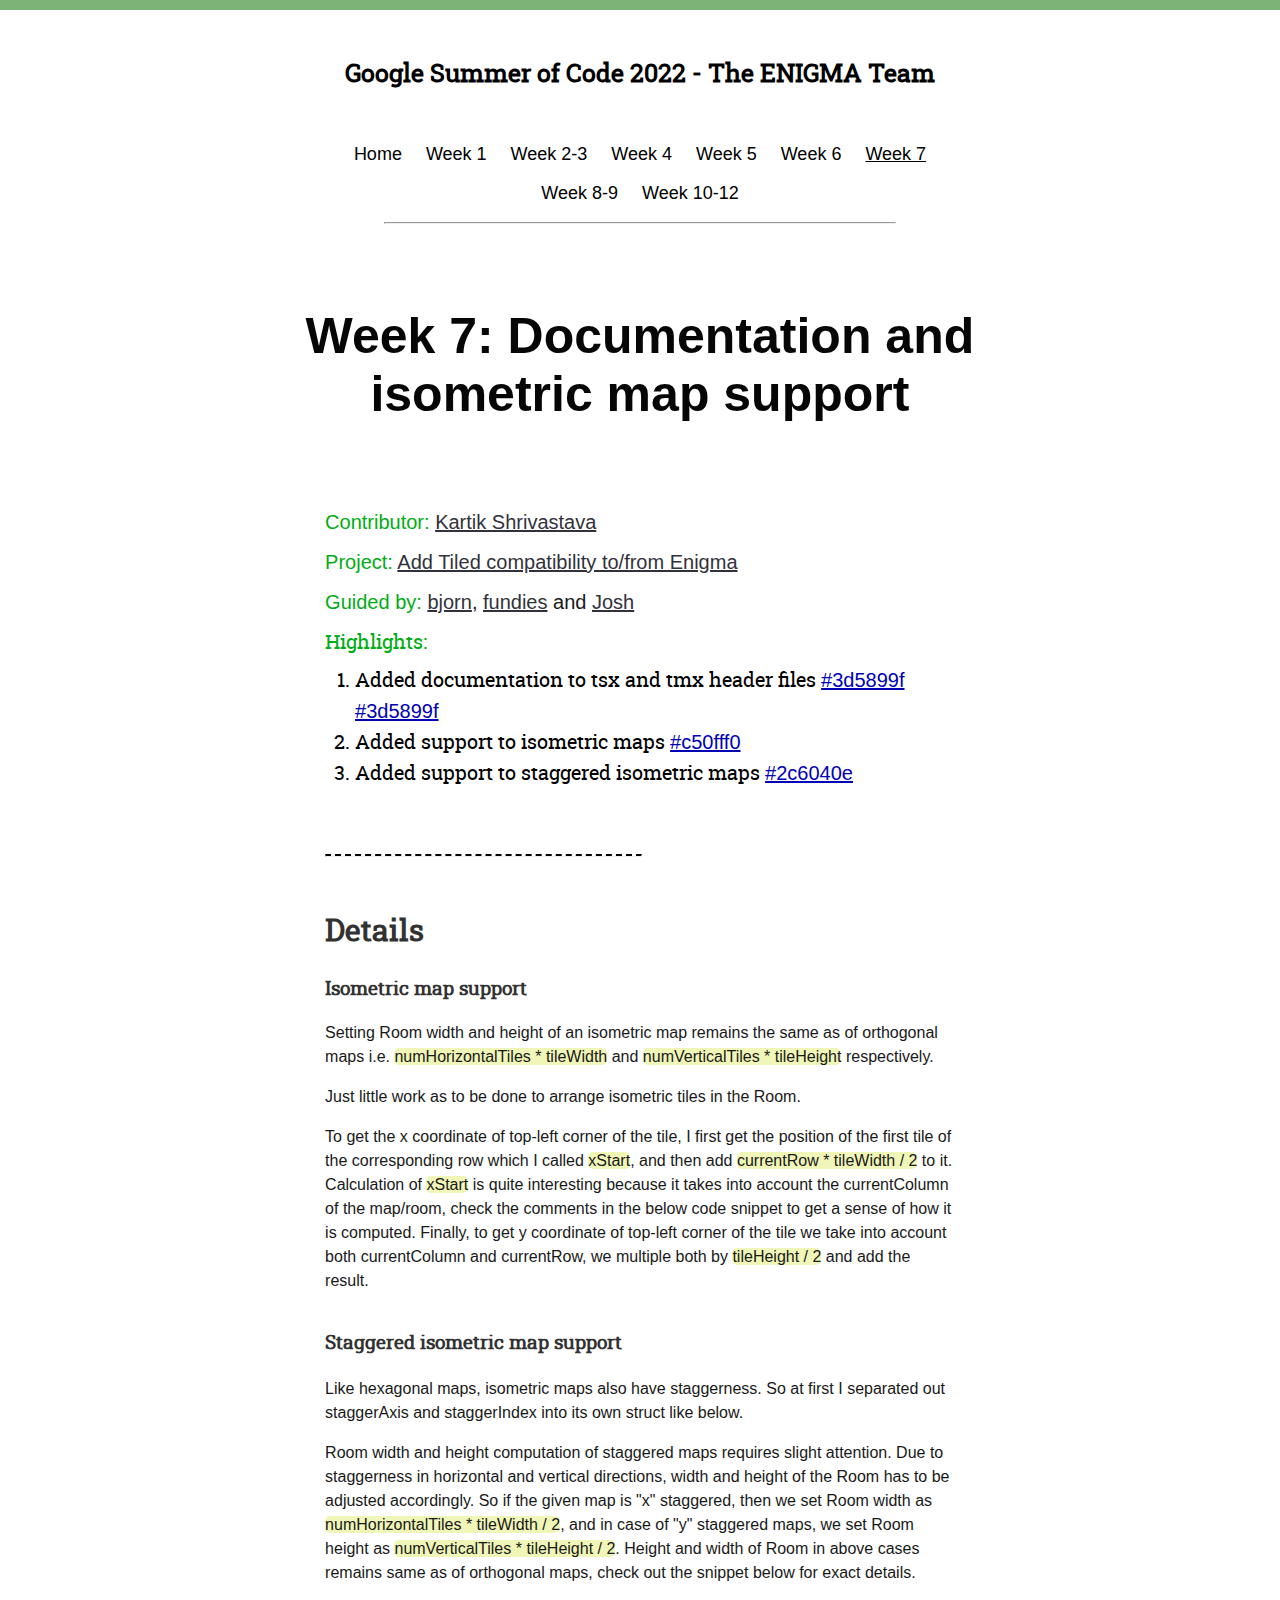
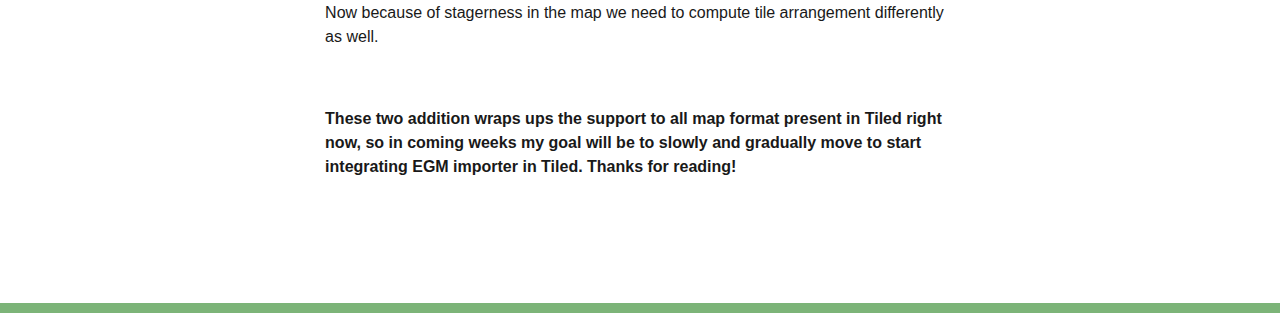
<file: week7.html>
<!DOCTYPE html>
<html lang="en">

<head>
    <meta charset="UTF-8">
    <meta http-equiv="X-UA-Compatible" content="IE=edge">
    <meta name="viewport" content="width=device-width, initial-scale=1.0">
    <!-- <link rel="icon" type="image/x-icon" href="favicon.ico"> -->
    <meta name="robots" content="index, follow, max-image-preview:large, max-snippet:-1, max-video-preview:-1" />
    <title>GSOC 2022 - Kartik Shrivastava</title>
    <link rel="stylesheet" href="gridsystem.css">
    <link rel="stylesheet" href="normalizereset.css">
    <link rel="stylesheet" href="indexstyle.css">
</head>

<body>
    <div style="background-color: rgb(124, 180, 120); padding-top: 10px;"></div>
    <div>
        <header>
            <div style="padding-top: 5%;">Google Summer of Code 2022 - The ENIGMA Team</div>
        </header>

        <nav>
            <a href="index.html" style="color: rgb(0, 0, 0);">Home</a>
            <a href="week1.html" style="color: rgb(0, 0, 0);">Week 1</a>
            <a href="week2-week3.html" style="color: rgb(0, 0, 0);">Week 2-3</a>
            <a href="week4.html" style="color: rgb(0, 0, 0);">Week 4</a>
            <a href="week5.html" style="color: rgb(0, 0, 0);">Week 5</a>
            <a href="week6.html" style="color: rgb(0, 0, 0);">Week 6</a>
            <a href="week7.html" style="color: rgb(0, 0, 0);"><u>Week 7</u></a>
            <br>
            <br>
            <a href="week8-week9.html" style="color: rgb(0, 0, 0);">Week 8-9</a>
            <a href="week10-week12.html" style="color: rgb(0, 0, 0);">Week 10-12</a>
        </nav>

        <hr class="solid">

        <!-- <nav> -->
            <!-- <a href="#" style="color: rgb(0, 0, 0);"><u>Week 1</u></a> -->
        <!-- </nav> -->

        <!-- <hr class="solid"> -->

        <main>
            <div class="section group" style="margin-top: 20px;">
                <div class="col span_2_of_12">
                </div>
                <div class="col span_8_of_12">
                    <h1 style="color: rgb(6, 6, 6); font-size: 50px;">Week 7: Documentation and isometric map support</h1>
                </div>
                <div class="col span_2_of_12">
                </div>
            </div>
        </main>
    </div>
    <div class="section group">
        <div class="col span_3_of_12">
        </div>
        <div class="col span_6_of_12">
            <p style="font-size: 20px; line-height: 200%; margin-bottom: 10px;">
                <span class="color_text">Contributor: </span><a href="https://github.com/KartikShrivastava">Kartik Shrivastava</a>
                <br>
                <span class="color_text">Project: </span><a href="https://summerofcode.withgoogle.com/programs/2022/projects/TowRJHuL">Add Tiled compatibility to/from Enigma</a>
                <br>
                <span class="color_text">Guided by: </span><a href="https://github.com/bjorn">bjorn</a>, <a href="https://github.com/fundies">fundies</a> and <a href="https://github.com/JoshDreamland">Josh</a>
                <br>
            </p>
            <span class="color_text" style="font-size: 20px; font-family: roboto_slabregular, 'Trebuchet MS';">Highlights: </span>
            <ol style="font-family: roboto_slabregular, 'Trebuchet MS'; font-size: 20px; line-height: 150%; margin-top: 10px; padding-left: 30px; padding-right: 30px;">
                <li>Added documentation to tsx and tmx header files <a href="https://github.com/enigma-dev/enigma-dev/pull/2302/commits/3d5899fbe7d7591772ab3fbc73eb42fe18d8964b" style="color: rgb(0, 0, 181);">#3d5899f</a> <a href="https://github.com/enigma-dev/enigma-dev/pull/2302/commits/3d5899fbe7d7591772ab3fbc73eb42fe18d8964b" style="color: rgb(0, 0, 181);">#3d5899f</a></li>
                <li>Added support to isometric maps <a href="https://github.com/enigma-dev/enigma-dev/pull/2302/commits/c50fff095b7e630e9d54a8aaf34c9e0b32563f49" style="color: rgb(0, 0, 181);">#c50fff0</a></li>
                <li>Added support to staggered isometric maps <a href="https://github.com/enigma-dev/enigma-dev/pull/2302/commits/2c6040eafa4f8c4bebe5dc0b373f0c48473a1056" style="color: rgb(0, 0, 181);">#2c6040e</a></li>
            </ol>
            <br>
            <br>
            <hr class="dashed">
        </div>
    </div>
    <div class="section group" style="padding-bottom: 50px;">
        <div class="col span_3_of_12"></div>
        <div class="col span_6_of_12">
            <h2>Details</h2>
            <h3 style="margin: 0; padding: 0;">Isometric map support</h3>
            <p>Setting Room width and height of an isometric map remains the same as of orthogonal maps i.e. <span class="highlight_text">numHorizontalTiles * tileWidth</span> and <span class="highlight_text">numVerticalTiles * tileHeight</span> respectively.</p>
            <p>Just little work as to be done to arrange isometric tiles in the Room.</p>
            <p>To get the x coordinate of top-left corner of the tile, I first get the position of the first tile of the corresponding row which I called <span class="highlight_text">xStart</span>, and then add <span class="highlight_text">currentRow * tileWidth / 2</span> to it. Calculation of <span class="highlight_text">xStart</span> is quite interesting because it takes into account the currentColumn of the map/room, check the comments in the below code snippet to get a sense of how it is computed. Finally, to get y coordinate of top-left corner of the tile we take into account both currentColumn and currentRow, we multiple both by <span class="highlight_text">tileHeight / 2</span> and add the result.</p>
            <script src="https://gist.github.com/KartikShrivastava/5c2b9893b1bd5777b28b60b2bf0073e9.js"></script>

            <h3 style="padding-top: 20px;">Staggered isometric map support</h3>
            <p>Like hexagonal maps, isometric maps also have staggerness. So at first I separated out staggerAxis and staggerIndex into its own struct like below.</p>
            <script src="https://gist.github.com/KartikShrivastava/66dffee3361e7075417a439d5a6ab7b9.js"></script>
            <p>Room width and height computation of staggered maps requires slight attention. Due to staggerness in horizontal and vertical directions, width and height of the Room has to be adjusted accordingly. So if the given map is "x" staggered, then we set Room width as <span class="highlight_text">numHorizontalTiles * tileWidth / 2</span>, and in case of "y" staggered maps, we set Room height as <span class="highlight_text">numVerticalTiles * tileHeight / 2</span>. Height and width of Room in above cases remains same as of orthogonal maps, check out the snippet below for exact details.</p>
            <script src="https://gist.github.com/KartikShrivastava/d0ea770401d359fe7bdfe67ead401c68.js"></script>
            <p>Now because of stagerness in the map we need to compute tile arrangement differently as well.</p>
            <script src="https://gist.github.com/KartikShrivastava/a5ff3dfa8ba4f56236cae6a8cec73f21.js"></script>
        </div>
        <div class="section group">
            <div class="col span_3_of_12">
            </div>
            <div class="col span_6_of_12">
                <p style="font-weight: bold;">These two addition wraps ups the support to all map format present in Tiled right now, so in coming weeks my goal will be to slowly and gradually move to start integrating EGM importer in Tiled. Thanks for reading!</p>
            </div>
            <div class="col span_3_of_12">
            </div>
        </div>
        <div class="col span_3_of_12"></div>
    </div>
    <div style="background-color: rgb(124, 180, 120); padding-top: 10px; margin-top: 20px;"></div>
</body>
</html>
</file>
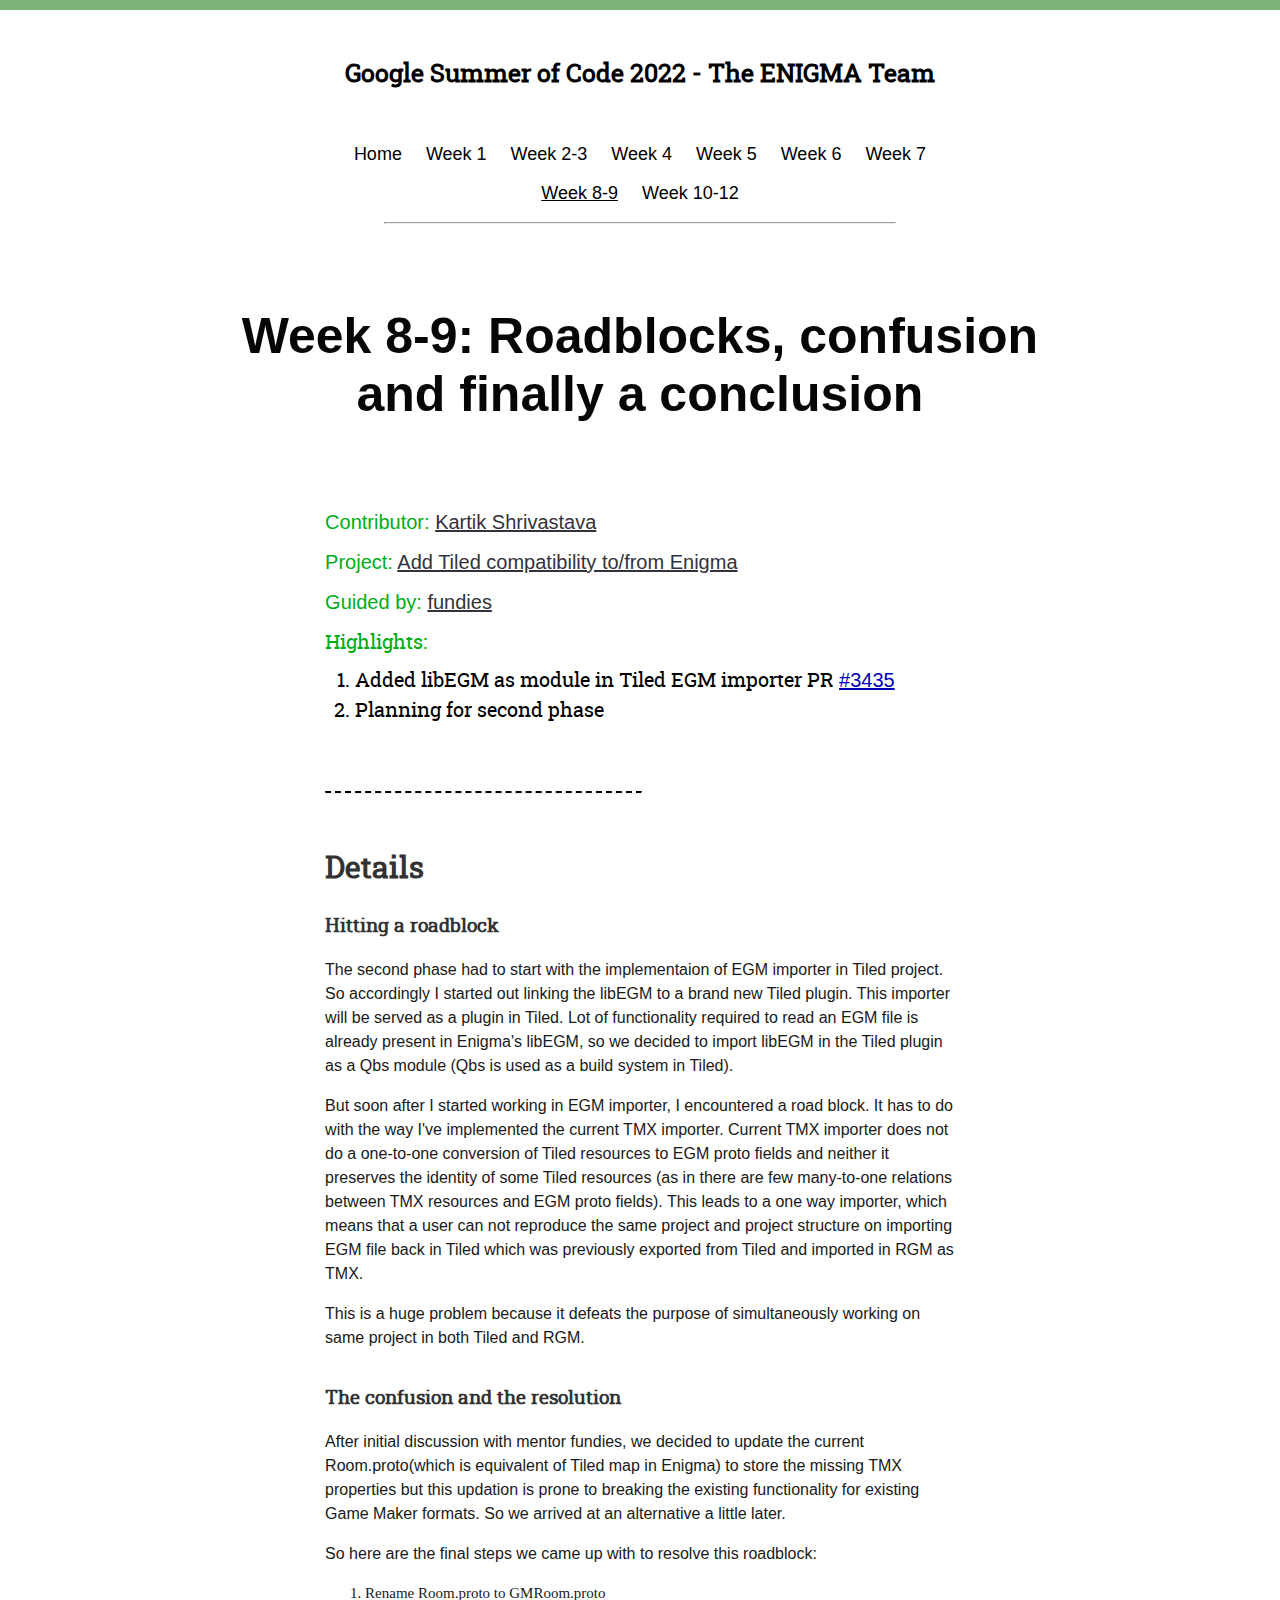
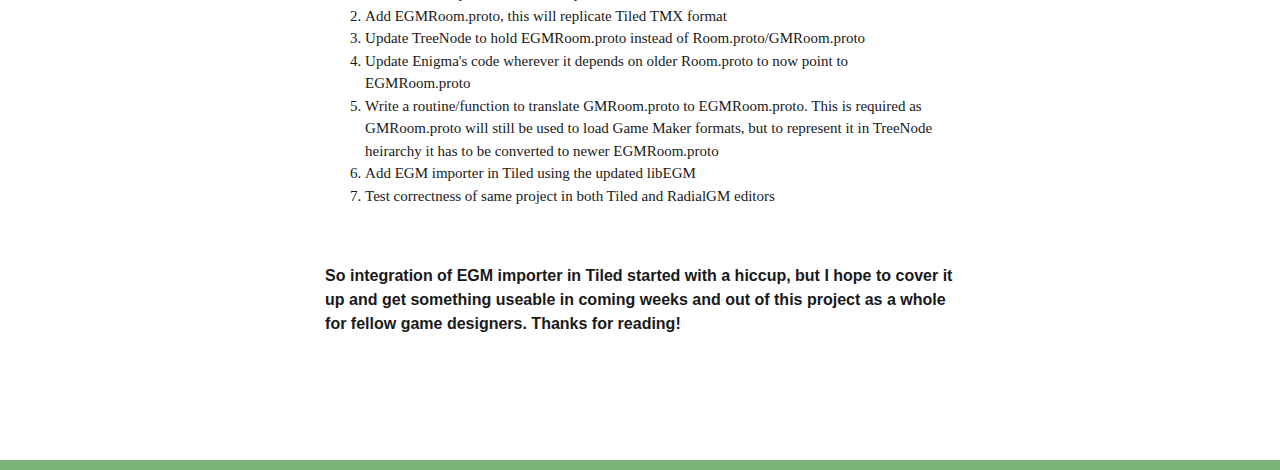
<file: week8-week9.html>
<!DOCTYPE html>
<html lang="en">

<head>
    <meta charset="UTF-8">
    <meta http-equiv="X-UA-Compatible" content="IE=edge">
    <meta name="viewport" content="width=device-width, initial-scale=1.0">
    <!-- <link rel="icon" type="image/x-icon" href="favicon.ico"> -->
    <meta name="robots" content="index, follow, max-image-preview:large, max-snippet:-1, max-video-preview:-1" />
    <title>GSOC 2022 - Kartik Shrivastava</title>
    <link rel="stylesheet" href="gridsystem.css">
    <link rel="stylesheet" href="normalizereset.css">
    <link rel="stylesheet" href="indexstyle.css">
</head>

<body>
    <div style="background-color: rgb(124, 180, 120); padding-top: 10px;"></div>
    <div>
        <header>
            <div style="padding-top: 5%;">Google Summer of Code 2022 - The ENIGMA Team</div>
        </header>

        <nav>
            <a href="index.html" style="color: rgb(0, 0, 0);">Home</a>
            <a href="week1.html" style="color: rgb(0, 0, 0);">Week 1</a>
            <a href="week2-week3.html" style="color: rgb(0, 0, 0);">Week 2-3</a>
            <a href="week4.html" style="color: rgb(0, 0, 0);">Week 4</a>
            <a href="week5.html" style="color: rgb(0, 0, 0);">Week 5</a>
            <a href="week6.html" style="color: rgb(0, 0, 0);">Week 6</a>
            <a href="week7.html" style="color: rgb(0, 0, 0);">Week 7</a>
            <br>
            <br>
            <a href="week8-week9.html" style="color: rgb(0, 0, 0);"><u>Week 8-9</u></a>
            <a href="week10-week12.html" style="color: rgb(0, 0, 0);">Week 10-12</a>
        </nav>

        <hr class="solid">

        <!-- <nav> -->
            <!-- <a href="#" style="color: rgb(0, 0, 0);"><u>Week 1</u></a> -->
        <!-- </nav> -->

        <!-- <hr class="solid"> -->

        <main>
            <div class="section group" style="margin-top: 20px;">
                <div class="col span_2_of_12">
                </div>
                <div class="col span_8_of_12">
                    <h1 style="color: rgb(6, 6, 6); font-size: 50px;">Week 8-9: Roadblocks, confusion and finally a conclusion</h1>
                </div>
                <div class="col span_2_of_12">
                </div>
            </div>
        </main>
    </div>
    <div class="section group">
        <div class="col span_3_of_12">
        </div>
        <div class="col span_6_of_12">
            <p style="font-size: 20px; line-height: 200%; margin-bottom: 10px;">
                <span class="color_text">Contributor: </span><a href="https://github.com/KartikShrivastava">Kartik Shrivastava</a>
                <br>
                <span class="color_text">Project: </span><a href="https://summerofcode.withgoogle.com/programs/2022/projects/TowRJHuL">Add Tiled compatibility to/from Enigma</a>
                <br>
                <span class="color_text">Guided by: </span><a href="https://github.com/fundies">fundies</a>
                <br>
            </p>
            <span class="color_text" style="font-size: 20px; font-family: roboto_slabregular, 'Trebuchet MS';">Highlights: </span>
            <ol style="font-family: roboto_slabregular, 'Trebuchet MS'; font-size: 20px; line-height: 150%; margin-top: 10px; padding-left: 30px; padding-right: 30px;">
                <li>Added libEGM as module in Tiled EGM importer PR <a href="https://github.com/mapeditor/tiled/pull/3435" style="color: rgb(0, 0, 181);">#3435</a></li>
                <li>Planning for second phase</li>
            </ol>
            <br>
            <br>
            <hr class="dashed">
        </div>
    </div>
    <div class="section group" style="padding-bottom: 50px;">
        <div class="col span_3_of_12"></div>
        <div class="col span_6_of_12">
            <h2>Details</h2>
            <h3 style="margin: 0; padding: 0;">Hitting a roadblock</h3>
            <p>
                The second phase had to start with the implementaion of EGM importer in Tiled project. So accordingly I started out linking the libEGM to a brand new Tiled plugin. This importer will be served as a plugin in Tiled. Lot of functionality required to read an EGM file is already present in Enigma's libEGM, so we decided to import libEGM in the Tiled plugin as a Qbs module (Qbs is used as a build system in Tiled).</p>
            <p>
                But soon after I started working in EGM importer, I encountered a road block. It has to do with the way I've implemented the current TMX importer. Current TMX importer does not do a one-to-one conversion of Tiled resources to EGM proto fields and neither it preserves the identity of some Tiled resources (as in there are few many-to-one relations between TMX resources and EGM proto fields). This leads to a one way importer, which means that a user can not reproduce the same project and project structure on importing EGM file back in Tiled which was previously exported from Tiled and imported in RGM as TMX.</p>
            <p>
                This is a huge problem because it defeats the purpose of simultaneously working on same project in both Tiled and RGM.
            </p>
            <br>
            <h3 style="margin: 0; padding: 0;">The confusion and the resolution</h3>
            <p>
                After initial discussion with mentor fundies, we decided to update the current Room.proto(which is equivalent of Tiled map in Enigma) to store the missing TMX properties but this updation is prone to breaking the existing functionality for existing Game Maker formats. So we arrived at an alternative a little later.</p>
            <p>
                So here are the final steps we came up with to resolve this roadblock:</p>
            <ol style="margin-top: 10px; font-size: 15px; font-family: 'Trebuchet MS'; line-height: 150%; color: rgb(25, 25, 25);">
                <li>Rename Room.proto to GMRoom.proto</li>
                <li>Add EGMRoom.proto, this will replicate Tiled TMX format</li>
                <li>Update TreeNode to hold EGMRoom.proto instead of Room.proto/GMRoom.proto</li>
                <li>Update Enigma's code wherever it depends on older Room.proto to now point to EGMRoom.proto</li>
                <li>Write a routine/function to translate GMRoom.proto to EGMRoom.proto. This is required as GMRoom.proto will still be used to load Game Maker formats, but to represent it in TreeNode heirarchy it has to be converted to newer EGMRoom.proto</li>
                <li>Add EGM importer in Tiled using the updated libEGM</li>
                <li>Test correctness of same project in both Tiled and RadialGM editors</li>
            </ol>
        </div>
        <div class="section group">
            <div class="col span_3_of_12">
            </div>
            <div class="col span_6_of_12">
                <p style="font-weight: bold;">So integration of EGM importer in Tiled started with a hiccup, but I hope to cover it up and get something useable in coming weeks and out of this project as a whole for fellow game designers. Thanks for reading!</p>
            </div>
            <div class="col span_3_of_12">
            </div>
        </div>
        <div class="col span_3_of_12"></div>
    </div>
    <div style="background-color: rgb(124, 180, 120); padding-top: 10px; margin-top: 20px;"></div>
</body>
</html>
</file>
<file: gridsystem.css>
/*  SECTIONS  */
.section {
	clear: both;
	padding: 0px;
	margin: 0px;
}

/*  COLUMN SETUP  */
.col {
	display: block;
	float:left;
	margin: 1% 0 1% 1.6%;
}
.col:first-child { margin-left: 0; }

/*  GROUPING  */
.group:before,
.group:after { content:""; display:table; }
.group:after { clear:both;}
.group { zoom:1; /* For IE 6/7 */ }
/*  GRID OF TWELVE  */
.span_12_of_12 {
	width: 100%;
}

.span_11_of_12 {
  	width: 91.53%;
}
.span_10_of_12 {
  	width: 83.06%;
}

.span_9_of_12 {
  	width: 74.6%;
}

.span_8_of_12 {
  	width: 66.13%;
}

.span_7_of_12 {
  	width: 57.66%;
}

.span_6_of_12 {
  	width: 49.2%;
}

.span_5_of_12 {
  	width: 40.73%;
}

.span_4_of_12 {
  	width: 32.26%;
}

.span_3_of_12 {
  	width: 23.8%;
}

.span_2_of_12 {
  	width: 15.33%;
}

.span_1_of_12 {
  	width: 6.866%;
}

/*  GO FULL WIDTH BELOW 480 edit:600 PIXELS edit: 700 Px*/
@media only screen and (max-width: 700px) {
	.col {  margin: 1% 0 1% 0%; }
	.col:first-child { margin-left: 4.5%; }
    
    .span_1_of_12, .span_2_of_12, .span_3_of_12, .span_4_of_12, .span_5_of_12, .span_6_of_12, .span_7_of_12, .span_8_of_12, .span_9_of_12, .span_10_of_12, .span_11_of_12, .span_12_of_12 {
	width: 90%;
    margin-left: 5%;
    margin-right: 5%;
	}
}
</file>
<file: indexstyle.css>
@font-face {
    font-family: 'roboto_slabregular';
    src: url('fonts/robotoslab-variablefont_wght-webfont.woff2') format('woff2'),
         url('fonts/robotoslab-variablefont_wght-webfont.woff') format('woff');
    font-weight: normal;
    font-style: normal;
}

body{
    background-color: rgb(255, 255, 255);
    height: 200px;
}

@media (max-width: 700px) {
    .background_image_weightloss {
        background-size: 250%;
    }
}

header {
    text-align: center;
    font-family: roboto_slabregular, 'Trebuchet MS', 'Lucida Sans Unicode', 'Lucida Grande', 'Lucida Sans', Arial, sans-serif;
    font-size: 25px;
    font-weight: bold;
    padding-bottom: 20px;
    margin-left: 10%;
    margin-right: 10%;
}

nav{
    text-align: center;
    padding-top: 10px;
    padding-bottom: 10px;
    margin-top: 24px;
}

a {
    color: rgb(50, 50, 60);
    font-family: 'Trebuchet MS', 'Lucida Sans Unicode', 'Lucida Grande', 'Lucida Sans', Arial, sans-serif;
}

nav a {
    text-decoration: none;
    font-size: 18px;
    padding-left: 10px;
    padding-right: 10px;
    font-family: 'Trebuchet MS', 'Lucida Sans Unicode', 'Lucida Grande', 'Lucida Sans', Arial, sans-serif;
}

.para_a {
    font-size: 20px;
    color: rgb(60, 50, 50);
    font-family: 'Gill Sans', 'Gill Sans MT', Calibri, 'Trebuchet MS', sans-serif;
}

footer{
    background-color: #4b4536;
    padding-top: 10px;
    padding-bottom: 30px;
    box-shadow: 0px 5px 40px black inset;
}

footer a {
    text-decoration: none;
    font-family: 'Gill Sans', 'Gill Sans MT', Calibri, 'Trebuchet MS', sans-serif;
    color: rgb(214, 214, 214);
}

.footer_top_margin{
    padding-bottom: 50px;
}

main{
    text-align: center;
    padding-top: 10px;
}

hr.solid {
    margin-left: 30%;
    margin-right: 30%;
}

hr.dashed {
    margin-left: 0%;
    width: 50%;
    border-top: 2px dashed rgb(0, 0, 0);
}

p {
    color: rgb(25, 25, 25);
    font-weight: lighter;
    font-family: 'Trebuchet MS', 'Lucida Sans Unicode', 'Lucida Grande', 'Lucida Sans', Arial, sans-serif;
    line-height: 150%;
}

footer p {
    text-align: center;
    color: rgb(201, 191, 132);
}

.screenshot_para {
    font-size: 18px;
    color: rgb(50, 50, 50);
}

.screenshot_para_visitors {
    font-size: 22px;
    color: rgb(65, 65, 65);
}

h1 {
    font-size: 40px;
    font-family: 'Trebuchet MS', 'Lucida Sans Unicode', 'Lucida Grande', 'Lucida Sans', Arial, sans-serif;
}

h2 {
    font-size: 30px;
    color: rgb(50, 50, 50);
    font-family: roboto_slabregular, 'Trebuchet MS', 'Lucida Sans Unicode', 'Lucida Grande', 'Lucida Sans', Arial, sans-serif;
}

h3 {
    margin-top: 0%;
    color: rgb(50, 50, 50);
    font-family: roboto_slabregular, 'Trebuchet MS', 'Lucida Sans Unicode', 'Lucida Grande', 'Lucida Sans', Arial, sans-serif;
    line-height: 160%;
}

h4 {
    margin-top: 0%;
    margin-bottom: 0%;
    color: rgb(50, 50, 50);
    font-family: roboto_slabregular, 'Trebuchet MS', 'Lucida Sans Unicode', 'Lucida Grande', 'Lucida Sans', Arial, sans-serif;
    padding-top: 20px;
}

h5 {
    text-align: center;
    font-family: roboto_slabregular, 'Trebuchet MS', 'Lucida Sans Unicode', 'Lucida Grande', 'Lucida Sans', Arial, sans-serif;
}

.color_text {
    color: rgb(0, 173, 20);
}

.highlight_text {
    background-color: rgba(236, 243, 161, 0.763);
    border-radius: 5px;
} 

.bigger_font {
    color: rgb(118, 118, 118);
    font-size: 150%;
}

.screenshot {
    box-shadow: 0px 0px 18px rgba(87, 84, 77, 0.722);
    display: block;
    margin-left: auto;
    margin-right: auto;
    width: 200px;
    border-radius: 10px;
}

.screenshot_noshadow {
    display: block;
    margin-left: auto;
    margin-right: auto;
    width: 250px;
    border-radius: 10px;
}

.footer_links {
    padding-top: 10px;
    text-align: center;
}

/*** Works on common browsers ***/
::selection {
    background-color: #e4c46b;
    color: #fff;
}

/*** Mozilla based browsers ***/
::-moz-selection {
    background-color: #e4c46b;
    color: #fff;
}

/***For Other Browsers ***/
::-o-selection {
    background-color: #e4c46b;
    color: #fff;
}

::-ms-selection {
    background-color: #e4c46b;
    color: #fff;
}

/*** For Webkit ***/
::-webkit-selection {
    background-color: #e4c46b;
    color: #fff;
}
</file>
<file: normalizereset.css>
/*! normalize.css v8.0.1 | MIT License | github.com/necolas/normalize.css */

/* Document
   ========================================================================== */

/**
 * 1. Correct the line height in all browsers.
 * 2. Prevent adjustments of font size after orientation changes in iOS.
 */

 html {
    line-height: 1.15; /* 1 */
    -webkit-text-size-adjust: 100%; /* 2 */
  }
  
  /* Sections
     ========================================================================== */
  
  /**
   * Remove the margin in all browsers.
   */
  
  body {
    margin: 0;
  }
  
  /**
   * Render the `main` element consistently in IE.
   */
  
  main {
    display: block;
  }
  
  /**
   * Correct the font size and margin on `h1` elements within `section` and
   * `article` contexts in Chrome, Firefox, and Safari.
   */
  
  h1 {
    font-size: 2em;
    margin: 0.67em 0;
  }
  
  /* Grouping content
     ========================================================================== */
  
  /**
   * 1. Add the correct box sizing in Firefox.
   * 2. Show the overflow in Edge and IE.
   */
  
  hr {
    box-sizing: content-box; /* 1 */
    height: 0; /* 1 */
    overflow: visible; /* 2 */
  }
  
  /**
   * 1. Correct the inheritance and scaling of font size in all browsers.
   * 2. Correct the odd `em` font sizing in all browsers.
   */
  
  pre {
    font-family: monospace, monospace; /* 1 */
    font-size: 1em; /* 2 */
  }
  
  /* Text-level semantics
     ========================================================================== */
  
  /**
   * Remove the gray background on active links in IE 10.
   */
  
  a {
    background-color: transparent;
  }
  
  /**
   * 1. Remove the bottom border in Chrome 57-
   * 2. Add the correct text decoration in Chrome, Edge, IE, Opera, and Safari.
   */
  
  abbr[title] {
    border-bottom: none; /* 1 */
    text-decoration: underline; /* 2 */
    text-decoration: underline dotted; /* 2 */
  }
  
  /**
   * Add the correct font weight in Chrome, Edge, and Safari.
   */
  
  b,
  strong {
    font-weight: bolder;
  }
  
  /**
   * 1. Correct the inheritance and scaling of font size in all browsers.
   * 2. Correct the odd `em` font sizing in all browsers.
   */
  
  code,
  kbd,
  samp {
    font-family: monospace, monospace; /* 1 */
    font-size: 1em; /* 2 */
  }
  
  /**
   * Add the correct font size in all browsers.
   */
  
  small {
    font-size: 80%;
  }
  
  /**
   * Prevent `sub` and `sup` elements from affecting the line height in
   * all browsers.
   */
  
  sub,
  sup {
    font-size: 75%;
    line-height: 0;
    position: relative;
    vertical-align: baseline;
  }
  
  sub {
    bottom: -0.25em;
  }
  
  sup {
    top: -0.5em;
  }
  
  /* Embedded content
     ========================================================================== */
  
  /**
   * Remove the border on images inside links in IE 10.
   */
  
  img {
    border-style: none;
  }
  
  /* Forms
     ========================================================================== */
  
  /**
   * 1. Change the font styles in all browsers.
   * 2. Remove the margin in Firefox and Safari.
   */
  
  button,
  input,
  optgroup,
  select,
  textarea {
    font-family: inherit; /* 1 */
    font-size: 100%; /* 1 */
    line-height: 1.15; /* 1 */
    margin: 0; /* 2 */
  }
  
  /**
   * Show the overflow in IE.
   * 1. Show the overflow in Edge.
   */
  
  button,
  input { /* 1 */
    overflow: visible;
  }
  
  /**
   * Remove the inheritance of text transform in Edge, Firefox, and IE.
   * 1. Remove the inheritance of text transform in Firefox.
   */
  
  button,
  select { /* 1 */
    text-transform: none;
  }
  
  /**
   * Correct the inability to style clickable types in iOS and Safari.
   */
  
  button,
  [type="button"],
  [type="reset"],
  [type="submit"] {
    -webkit-appearance: button;
  }
  
  /**
   * Remove the inner border and padding in Firefox.
   */
  
  button::-moz-focus-inner,
  [type="button"]::-moz-focus-inner,
  [type="reset"]::-moz-focus-inner,
  [type="submit"]::-moz-focus-inner {
    border-style: none;
    padding: 0;
  }
  
  /**
   * Restore the focus styles unset by the previous rule.
   */
  
  button:-moz-focusring,
  [type="button"]:-moz-focusring,
  [type="reset"]:-moz-focusring,
  [type="submit"]:-moz-focusring {
    outline: 1px dotted ButtonText;
  }
  
  /**
   * Correct the padding in Firefox.
   */
  
  fieldset {
    padding: 0.35em 0.75em 0.625em;
  }
  
  /**
   * 1. Correct the text wrapping in Edge and IE.
   * 2. Correct the color inheritance from `fieldset` elements in IE.
   * 3. Remove the padding so developers are not caught out when they zero out
   *    `fieldset` elements in all browsers.
   */
  
  legend {
    box-sizing: border-box; /* 1 */
    color: inherit; /* 2 */
    display: table; /* 1 */
    max-width: 100%; /* 1 */
    padding: 0; /* 3 */
    white-space: normal; /* 1 */
  }
  
  /**
   * Add the correct vertical alignment in Chrome, Firefox, and Opera.
   */
  
  progress {
    vertical-align: baseline;
  }
  
  /**
   * Remove the default vertical scrollbar in IE 10+.
   */
  
  textarea {
    overflow: auto;
  }
  
  /**
   * 1. Add the correct box sizing in IE 10.
   * 2. Remove the padding in IE 10.
   */
  
  [type="checkbox"],
  [type="radio"] {
    box-sizing: border-box; /* 1 */
    padding: 0; /* 2 */
  }
  
  /**
   * Correct the cursor style of increment and decrement buttons in Chrome.
   */
  
  [type="number"]::-webkit-inner-spin-button,
  [type="number"]::-webkit-outer-spin-button {
    height: auto;
  }
  
  /**
   * 1. Correct the odd appearance in Chrome and Safari.
   * 2. Correct the outline style in Safari.
   */
  
  [type="search"] {
    -webkit-appearance: textfield; /* 1 */
    outline-offset: -2px; /* 2 */
  }
  
  /**
   * Remove the inner padding in Chrome and Safari on macOS.
   */
  
  [type="search"]::-webkit-search-decoration {
    -webkit-appearance: none;
  }
  
  /**
   * 1. Correct the inability to style clickable types in iOS and Safari.
   * 2. Change font properties to `inherit` in Safari.
   */
  
  ::-webkit-file-upload-button {
    -webkit-appearance: button; /* 1 */
    font: inherit; /* 2 */
  }
  
  /* Interactive
     ========================================================================== */
  
  /*
   * Add the correct display in Edge, IE 10+, and Firefox.
   */
  
  details {
    display: block;
  }
  
  /*
   * Add the correct display in all browsers.
   */
  
  summary {
    display: list-item;
  }
  
  /* Misc
     ========================================================================== */
  
  /**
   * Add the correct display in IE 10+.
   */
  
  template {
    display: none;
  }
  
  /**
   * Add the correct display in IE 10.
   */
  
  [hidden] {
    display: none;
  }
</file>
